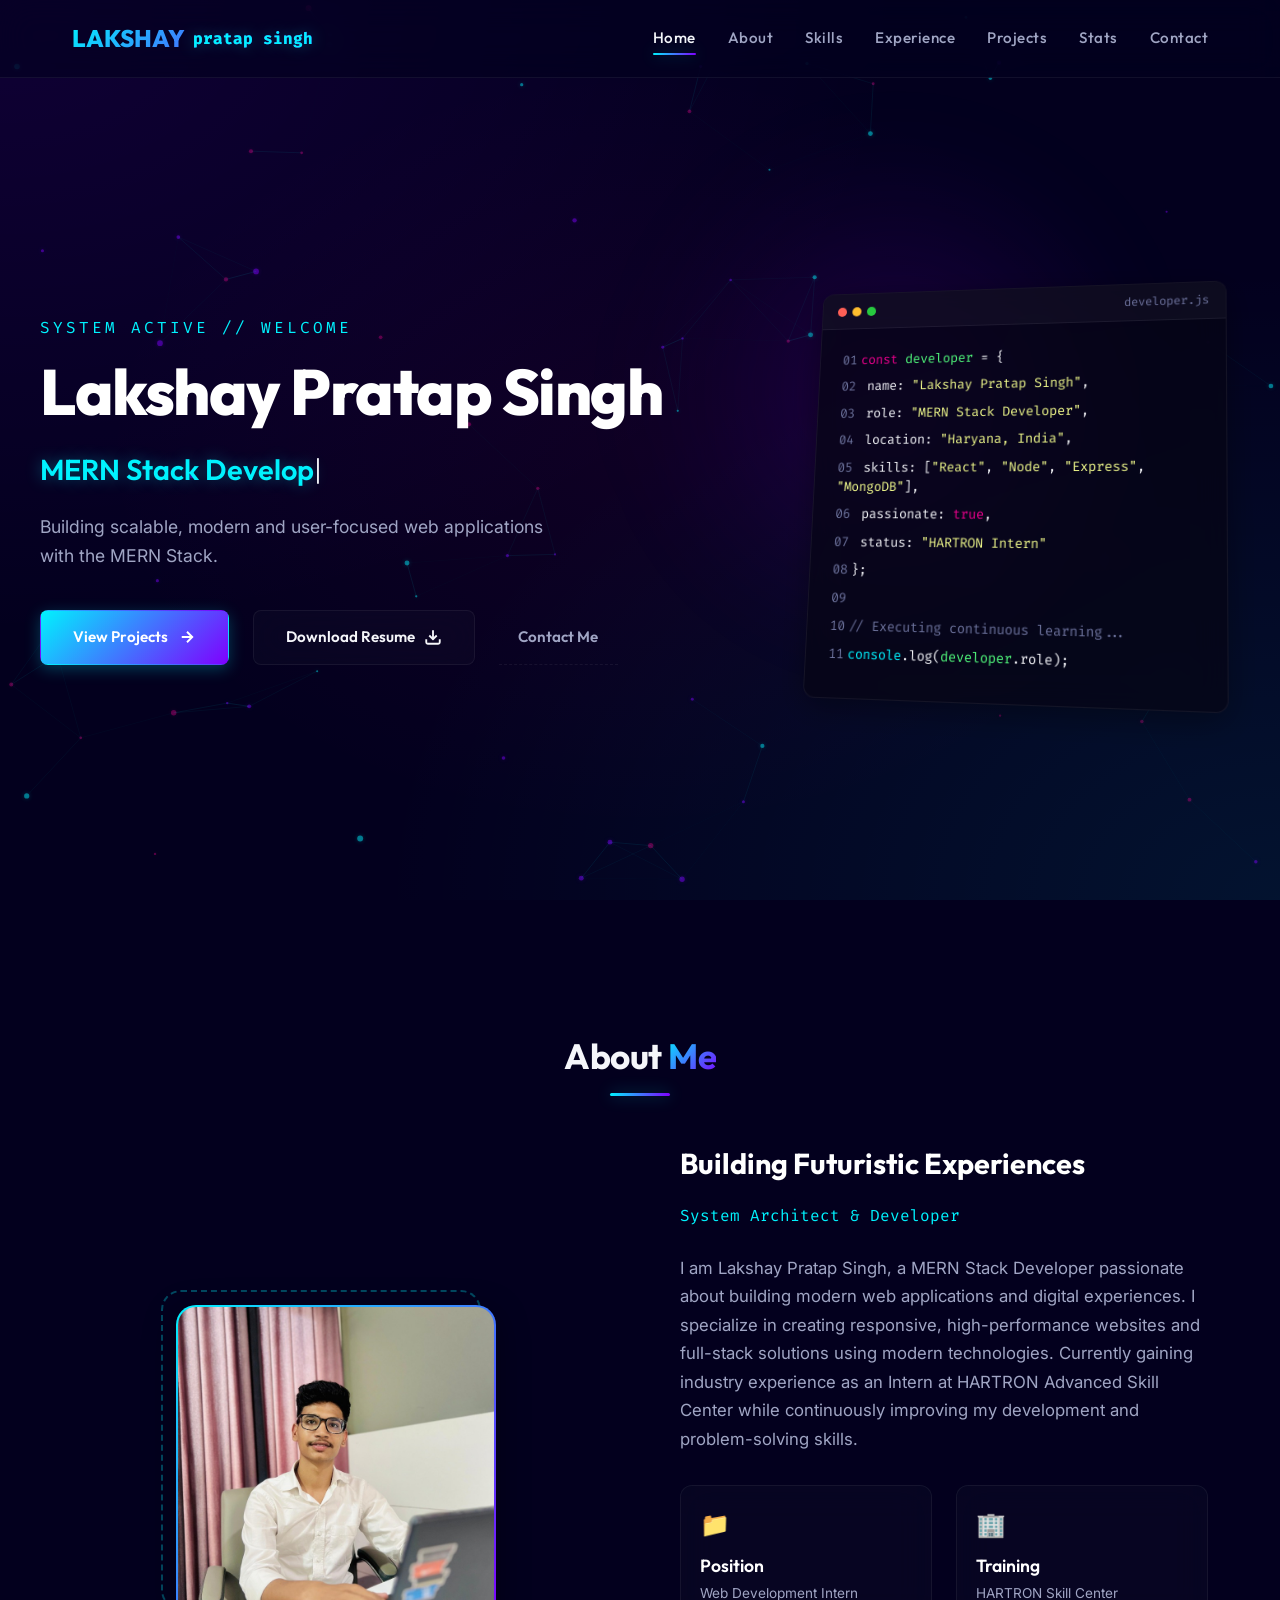
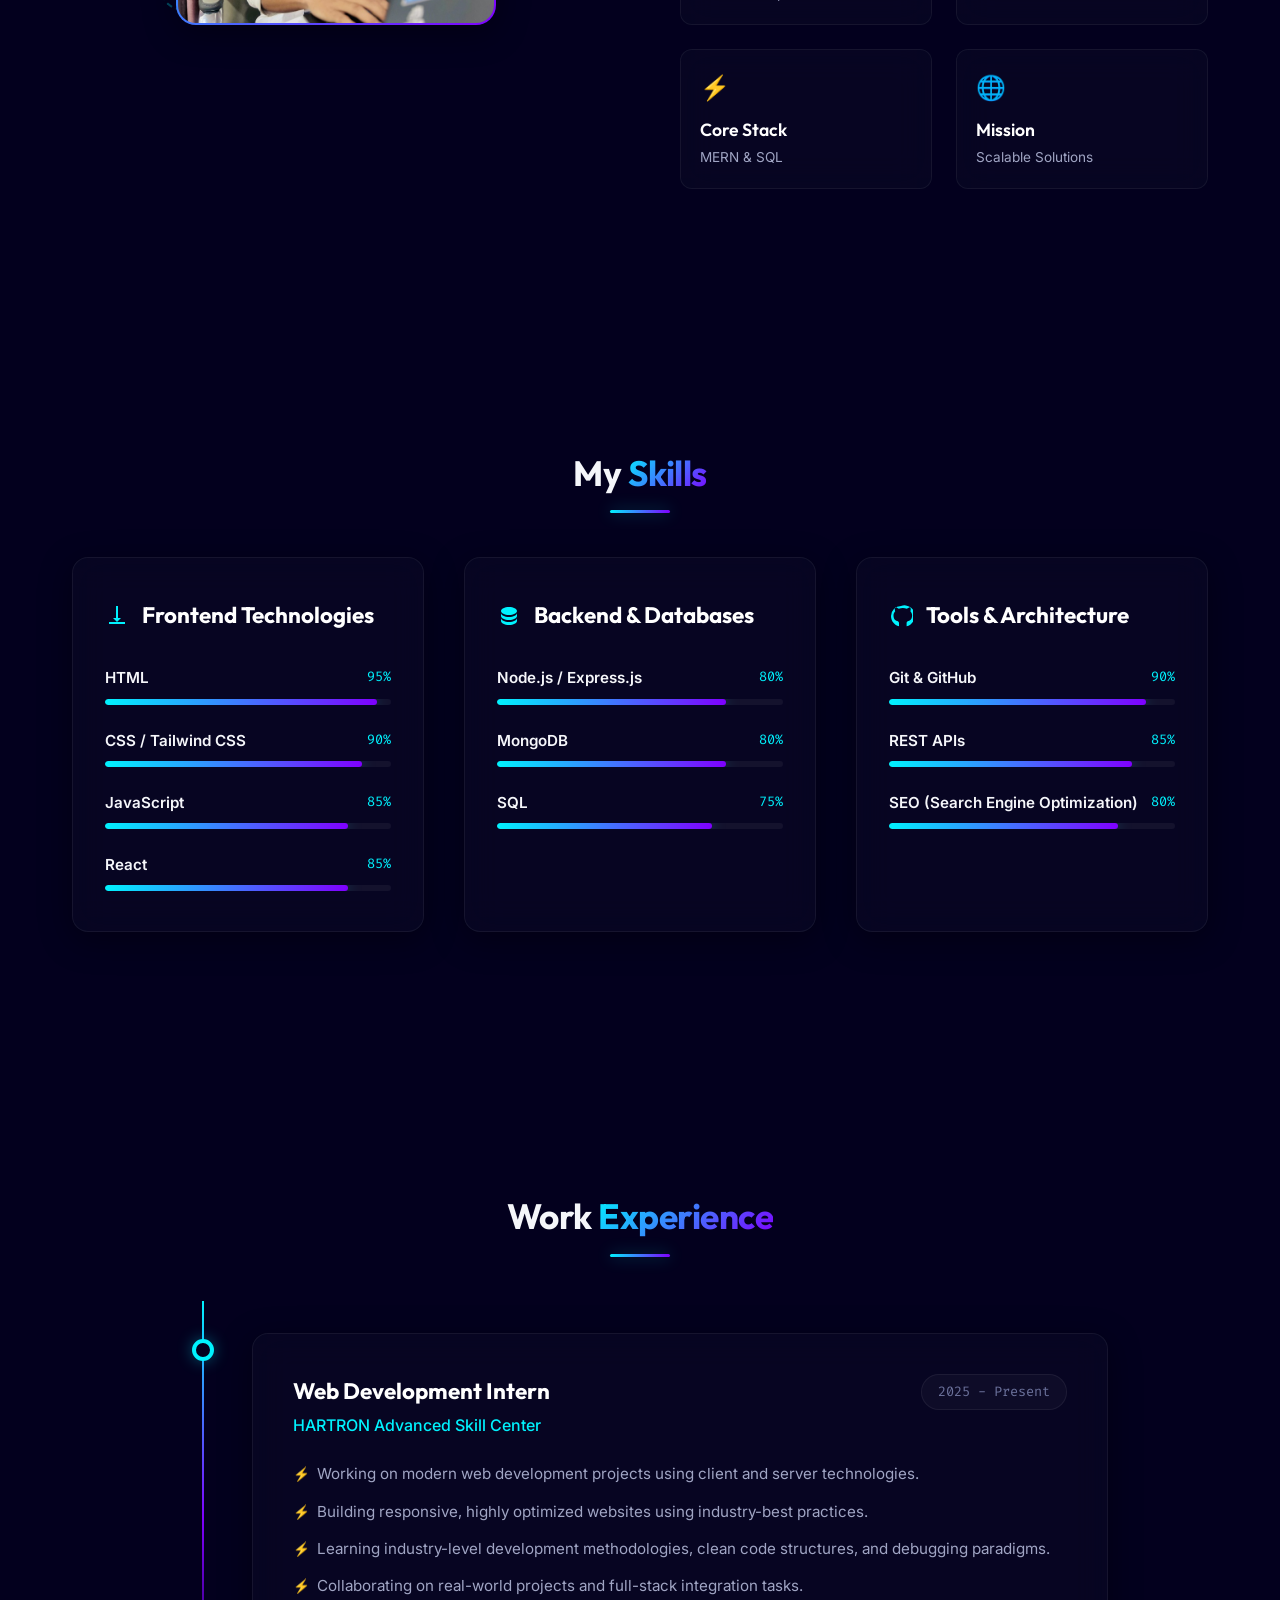
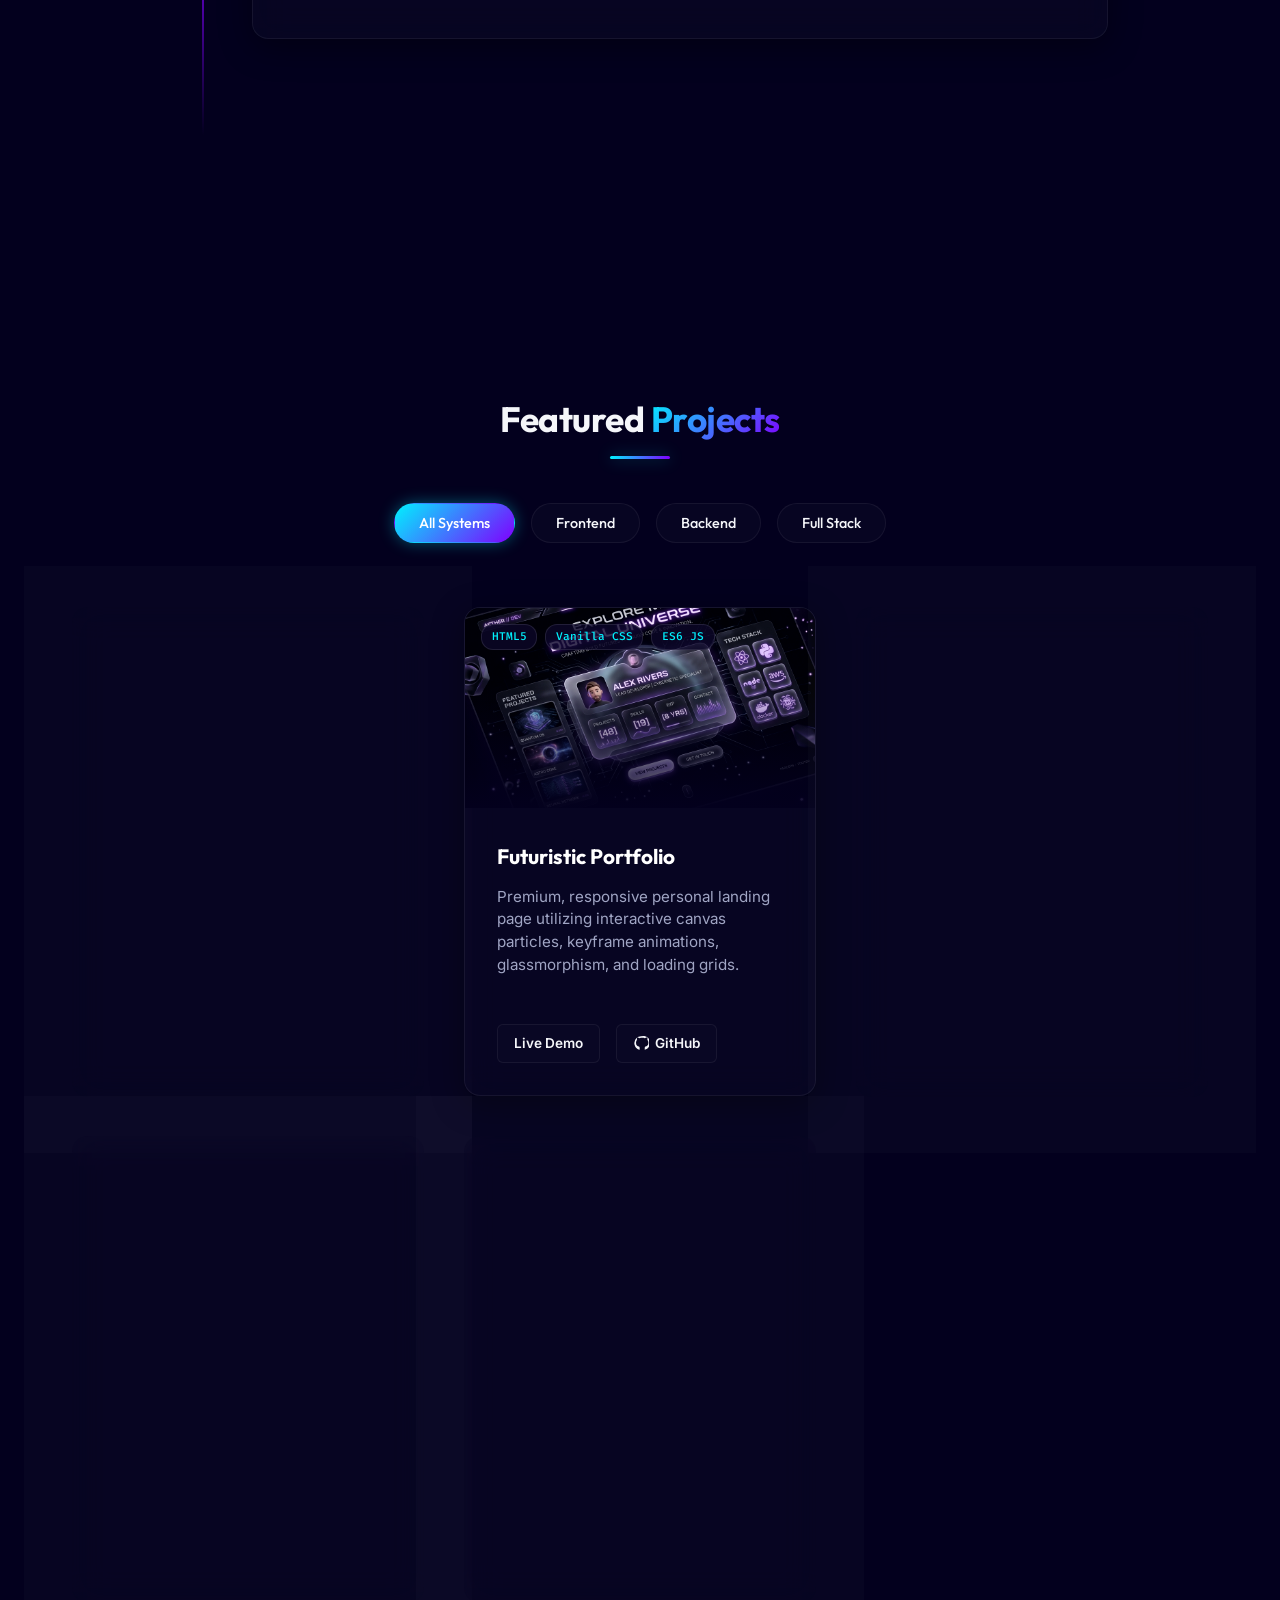
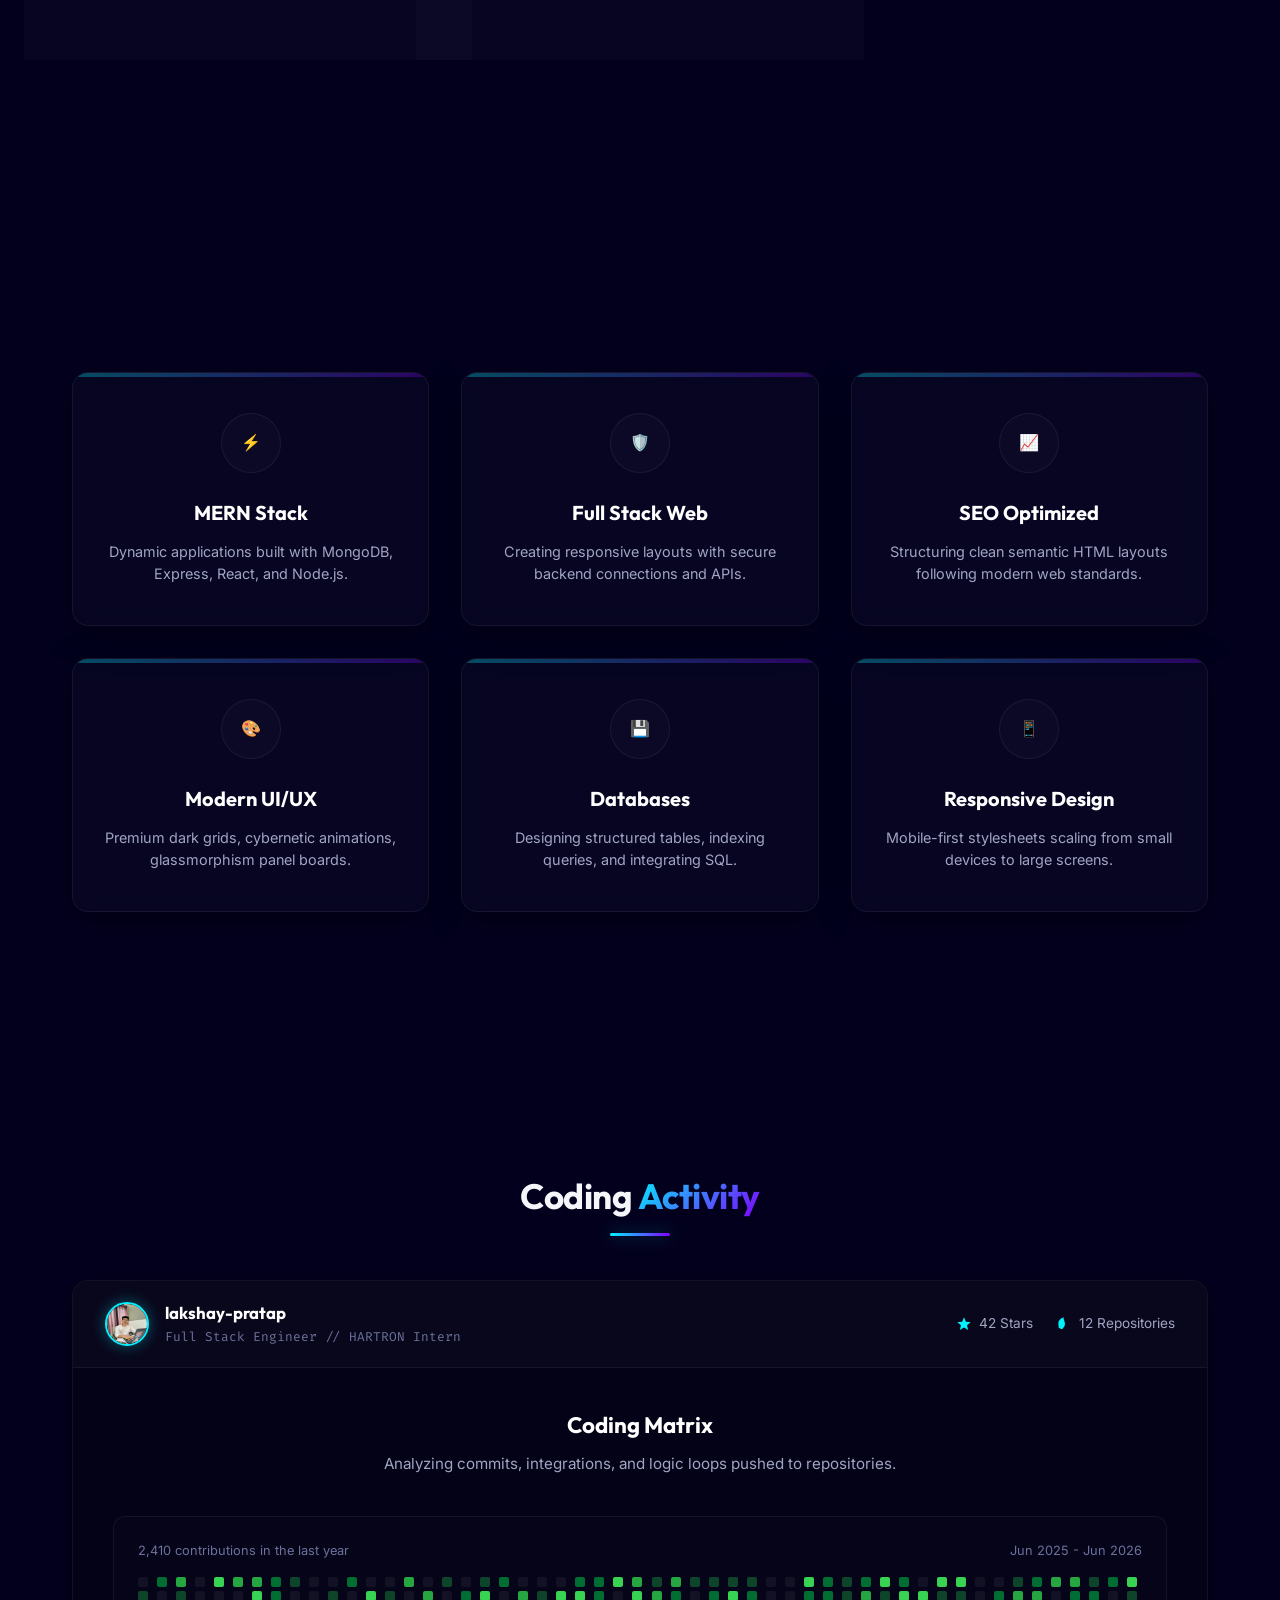
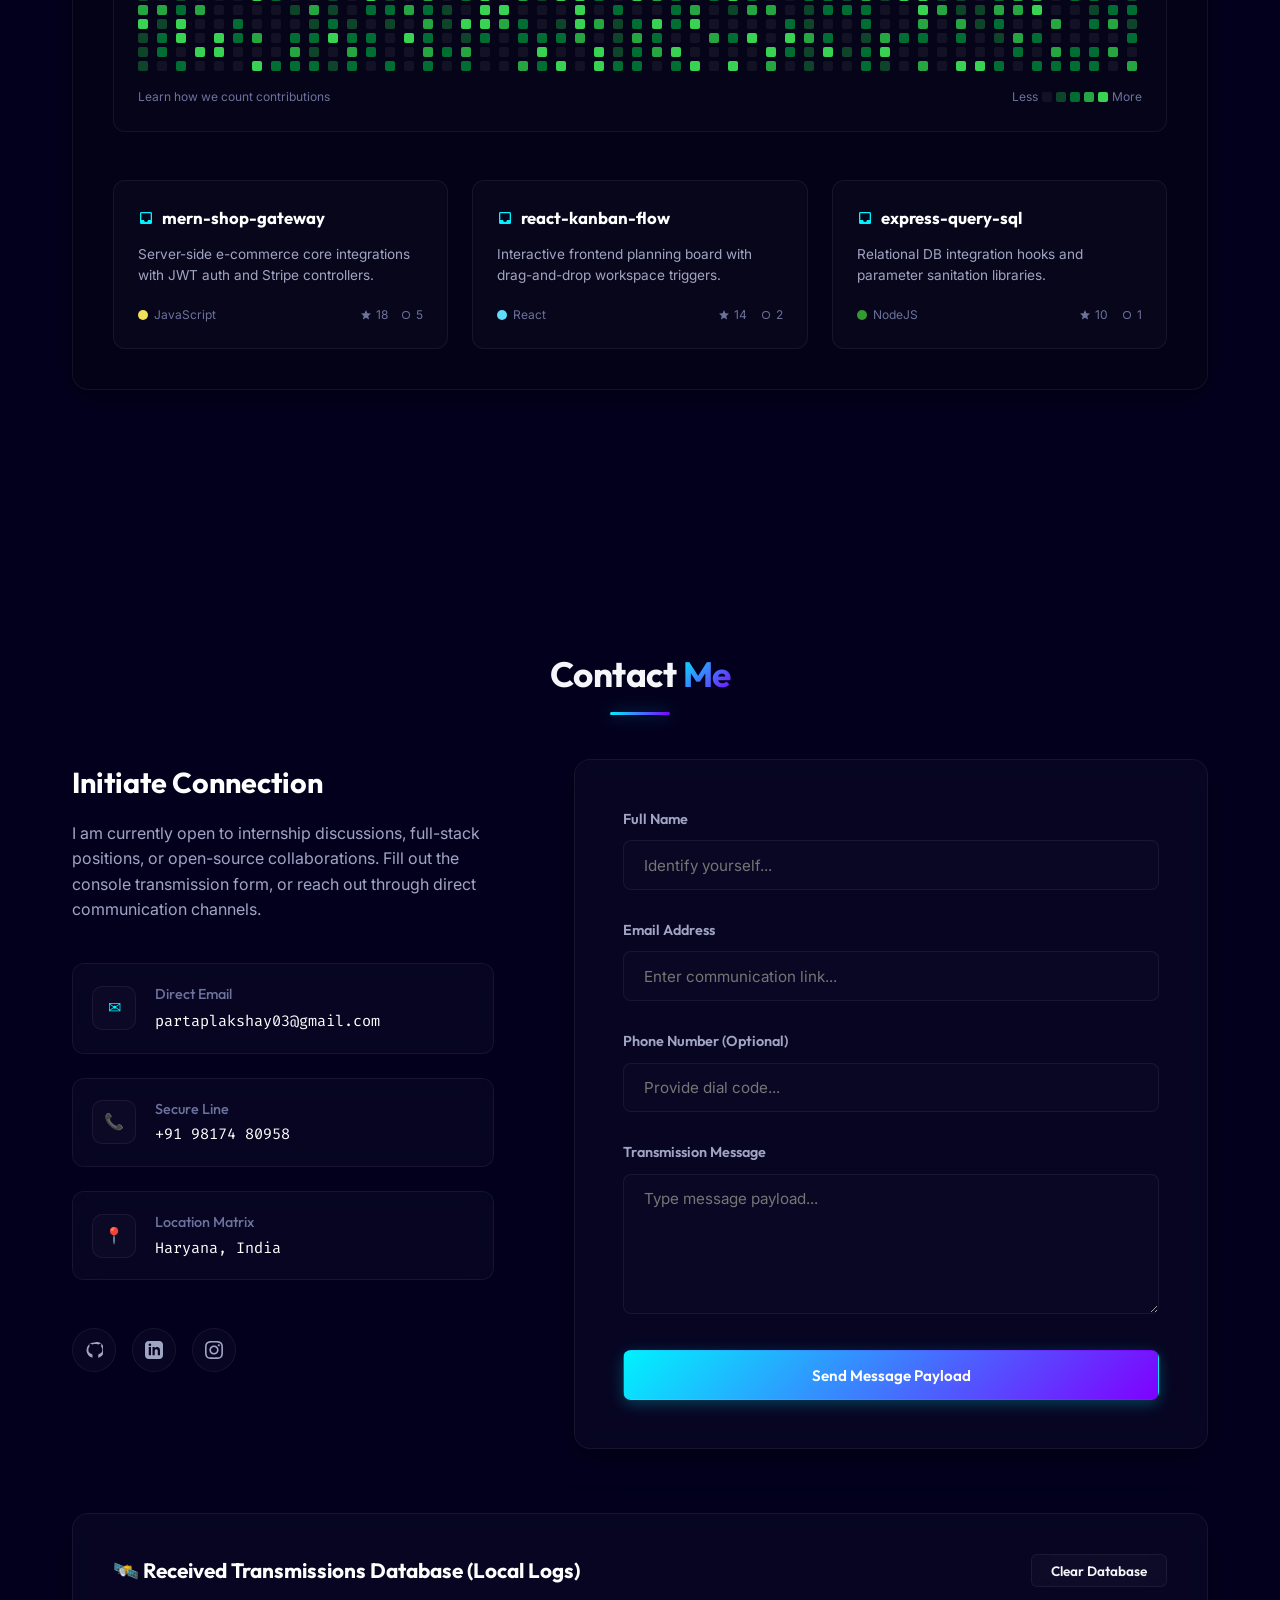
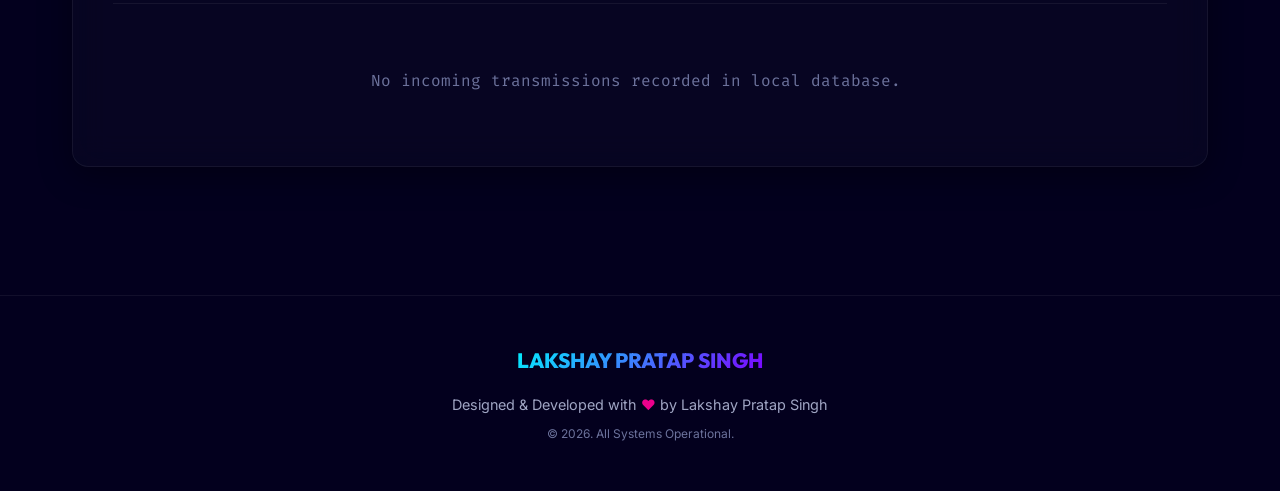
<file: index.html>
<!DOCTYPE html>
<html lang="en">
<head>
  <meta charset="UTF-8">
  <meta name="viewport" content="width=device-width, initial-scale=1.0">
  <meta name="description" content="Lakshay Pratap Singh - MERN Stack & Full Stack Web Developer. Building scalable, modern, and user-focused web applications. Portfolio, skills, and contact details.">
  <meta name="author" content="Lakshay Pratap Singh">
  <meta name="keywords" content="Lakshay Pratap Singh, MERN Stack Developer, Full Stack Developer, React Developer, Web Developer Portfolio, HARTRON Intern, Web Developer India">
  <meta property="og:title" content="Lakshay Pratap Singh | MERN Stack & Full Stack Developer">
  <meta property="og:description" content="Building scalable, modern, and user-focused web applications with the MERN Stack. View projects, experience, and get in touch.">
  <meta property="og:type" content="website">
  <meta property="og:site_name" content="Lakshay Pratap Singh Portfolio">
  
  <title>Lakshay Pratap Singh | MERN Stack & Full Stack Developer</title>
  
  <!-- Custom Stylesheet -->
  <link rel="stylesheet" href="style.css">
</head>
<body style="overflow: hidden;"> <!-- Overflow hidden until loading screen fades -->

  <!-- ==========================================================================
       LOADING SCREEN
       ========================================================================== -->
  <div class="loader-wrapper" id="loader">
    <div class="loader-container">
      <div class="loader-grid">
        <div class="loader-dot"></div>
        <div class="loader-dot"></div>
        <div class="loader-dot"></div>
      </div>
      <div class="loader-text">INITIALIZING SYSTEM<span>_</span></div>
    </div>
  </div>

  <!-- ==========================================================================
       STICKY NAVBAR
       ========================================================================== -->
  <header class="navbar" id="navbar">
    <div class="nav-container">
      <a href="#hero" class="nav-logo" id="nav-logo-link">
        LAKSHAY<span>pratap singh</span>
      </a>
      
      <nav class="nav-menu" id="nav-menu">
        <a href="#hero" class="nav-link active" id="nav-link-hero">Home</a>
        <a href="#about" class="nav-link" id="nav-link-about">About</a>
        <a href="#skills" class="nav-link" id="nav-link-skills">Skills</a>
        <a href="#experience" class="nav-link" id="nav-link-experience">Experience</a>
        <a href="#projects" class="nav-link" id="nav-link-projects">Projects</a>
        <a href="#achievements" class="nav-link" id="nav-link-achievements">Stats</a>
        <a href="#contact" class="nav-link" id="nav-link-contact">Contact</a>
      </nav>
      
      <div class="mobile-toggle" id="mobile-toggle" aria-label="Toggle Navigation Menu">
        <span></span>
        <span></span>
        <span></span>
      </div>
    </div>
  </header>

  <!-- ==========================================================================
       HERO SECTION
       ========================================================================== -->
  <section class="hero" id="hero">
    <canvas id="particle-canvas"></canvas>
    <div class="hero-glow-bg"></div>
    
    <div class="hero-container">
      <div class="hero-content reveal-left">
        <span class="hero-welcome">System Active // Welcome</span>
        <h1 class="hero-title">Lakshay Pratap Singh</h1>
        <div class="hero-subtitle">
          <span class="hero-subtitle-typing"></span><span class="hero-subtitle-cursor">|</span>
        </div>
        <p class="hero-tagline">
          Building scalable, modern and user-focused web applications with the MERN Stack.
        </p>
        <div class="hero-buttons">
          <a href="#projects" class="btn btn-primary" id="hero-btn-projects">
            View Projects
            <svg width="18" height="18" viewBox="0 0 24 24" fill="none" stroke="currentColor" stroke-width="2.5"><line x1="5" y1="12" x2="19" y2="12"></line><polyline points="12 5 19 12 12 19"></polyline></svg>
          </a>
          <a href="resume.html" target="_blank" class="btn btn-secondary" id="hero-btn-resume">
            Download Resume
            <svg width="18" height="18" viewBox="0 0 24 24" fill="none" stroke="currentColor" stroke-width="2.5"><path d="M21 15v4a2 2 0 0 1-2 2H5a2 2 0 0 1-2-2v-4"></path><polyline points="7 10 12 15 17 10"></polyline><line x1="12" y1="15" x2="12" y2="3"></line></svg>
          </a>
          <a href="#contact" class="btn btn-tertiary" id="hero-btn-contact">Contact Me</a>
        </div>
      </div>
      
      <div class="hero-visual reveal-right">
        <div class="coding-terminal">
          <div class="terminal-header">
            <div class="terminal-dots">
              <div class="terminal-dot red"></div>
              <div class="terminal-dot yellow"></div>
              <div class="terminal-dot green"></div>
            </div>
            <div class="terminal-title">developer.js</div>
          </div>
          <div class="terminal-body">
            <div class="terminal-line"><span class="terminal-num">01</span><span class="keyword">const</span> <span class="variable">developer</span> = {</div>
            <div class="terminal-line"><span class="terminal-num">02</span>  name: <span class="string">"Lakshay Pratap Singh"</span>,</div>
            <div class="terminal-line"><span class="terminal-num">03</span>  role: <span class="string">"MERN Stack Developer"</span>,</div>
            <div class="terminal-line"><span class="terminal-num">04</span>  location: <span class="string">"Haryana, India"</span>,</div>
            <div class="terminal-line"><span class="terminal-num">05</span>  skills: [<span class="string">"React"</span>, <span class="string">"Node"</span>, <span class="string">"Express"</span>, <span class="string">"MongoDB"</span>],</div>
            <div class="terminal-line"><span class="terminal-num">06</span>  passionate: <span class="keyword">true</span>,</div>
            <div class="terminal-line"><span class="terminal-num">07</span>  status: <span class="string">"HARTRON Intern"</span></div>
            <div class="terminal-line"><span class="terminal-num">08</span>};</div>
            <div class="terminal-line"><span class="terminal-num">09</span></div>
            <div class="terminal-line"><span class="terminal-num">10</span><span class="comment">// Executing continuous learning...</span></div>
            <div class="terminal-line"><span class="terminal-num">11</span><span class="className">console</span>.log(<span class="variable">developer</span>.role);</div>
          </div>
        </div>
      </div>
    </div>
  </section>

  <!-- ==========================================================================
       ABOUT ME SECTION
       ========================================================================== -->
  <section class="about" id="about">
    <h2 class="section-title reveal">About <span>Me</span></h2>
    
    <div class="about-container">
      <div class="about-visual reveal-left">
        <div class="about-img-box">
          <div class="about-img-inner">
            <img src="images/profile.jpg" alt="Lakshay Pratap Singh Profile Photo" style="width: 100%; height: 100%; object-fit: cover;">
          </div>
        </div>
      </div>
      
      <div class="about-content reveal-right">
        <h3>Building Futuristic Experiences</h3>
        <p class="subtitle">System Architect & Developer</p>
        <p>
          I am Lakshay Pratap Singh, a MERN Stack Developer passionate about building modern web applications and digital experiences. I specialize in creating responsive, high-performance websites and full-stack solutions using modern technologies. Currently gaining industry experience as an Intern at HARTRON Advanced Skill Center while continuously improving my development and problem-solving skills.
        </p>
        
        <div class="about-facts">
          <div class="fact-card">
            <div class="fact-icon">📁</div>
            <div class="fact-title">Position</div>
            <div class="fact-desc">Web Development Intern</div>
          </div>
          <div class="fact-card">
            <div class="fact-icon">🏢</div>
            <div class="fact-title">Training</div>
            <div class="fact-desc">HARTRON Skill Center</div>
          </div>
          <div class="fact-card">
            <div class="fact-icon">⚡</div>
            <div class="fact-title">Core Stack</div>
            <div class="fact-desc">MERN & SQL</div>
          </div>
          <div class="fact-card">
            <div class="fact-icon">🌐</div>
            <div class="fact-title">Mission</div>
            <div class="fact-desc">Scalable Solutions</div>
          </div>
        </div>
      </div>
    </div>
  </section>

  <!-- ==========================================================================
       SKILLS SECTION
       ========================================================================== -->
  <section class="skills" id="skills">
    <h2 class="section-title reveal">My <span>Skills</span></h2>
    
    <div class="skills-container reveal">
      <!-- Frontend Card -->
      <div class="skills-category">
        <h3>
          <svg viewBox="0 0 24 24"><path d="M12,18L8,14H11V2H13V14H16L12,18M20,18V20H4V18H20Z" /></svg>
          Frontend Technologies
        </h3>
        <div class="skill-list">
          <div class="skill-item">
            <div class="skill-info">
              <span class="skill-name">HTML</span>
              <span class="skill-pct">95%</span>
            </div>
            <div class="progress-track">
              <div class="progress-fill" data-percentage="95"></div>
            </div>
          </div>
          <div class="skill-item">
            <div class="skill-info">
              <span class="skill-name">CSS / Tailwind CSS</span>
              <span class="skill-pct">90%</span>
            </div>
            <div class="progress-track">
              <div class="progress-fill" data-percentage="90"></div>
            </div>
          </div>
          <div class="skill-item">
            <div class="skill-info">
              <span class="skill-name">JavaScript</span>
              <span class="skill-pct">85%</span>
            </div>
            <div class="progress-track">
              <div class="progress-fill" data-percentage="85"></div>
            </div>
          </div>
          <div class="skill-item">
            <div class="skill-info">
              <span class="skill-name">React</span>
              <span class="skill-pct">85%</span>
            </div>
            <div class="progress-track">
              <div class="progress-fill" data-percentage="85"></div>
            </div>
          </div>
        </div>
      </div>

      <!-- Backend Card -->
      <div class="skills-category">
        <h3>
          <svg viewBox="0 0 24 24"><path d="M12,3C7.58,3 4,4.79 4,7C4,9.21 7.58,11 12,11C16.42,11 20,9.21 20,7C20,4.79 16.42,3 12,3M4,9V12C4,14.21 7.58,16 12,16C16.42,16 20,14.21 20,12V9C20,11.21 16.42,13 12,13C7.58,13 4,11.21 4,9M4,14V17C4,19.21 7.58,21 12,21C16.42,21 20,19.21 20,17V14C20,16.21 16.42,18 12,18C7.58,18 4,16.21 4,14Z" /></svg>
          Backend & Databases
        </h3>
        <div class="skill-list">
          <div class="skill-item">
            <div class="skill-info">
              <span class="skill-name">Node.js / Express.js</span>
              <span class="skill-pct">80%</span>
            </div>
            <div class="progress-track">
              <div class="progress-fill" data-percentage="80"></div>
            </div>
          </div>
          <div class="skill-item">
            <div class="skill-info">
              <span class="skill-name">MongoDB</span>
              <span class="skill-pct">80%</span>
            </div>
            <div class="progress-track">
              <div class="progress-fill" data-percentage="80"></div>
            </div>
          </div>
          <div class="skill-item">
            <div class="skill-info">
              <span class="skill-name">SQL</span>
              <span class="skill-pct">75%</span>
            </div>
            <div class="progress-track">
              <div class="progress-fill" data-percentage="75"></div>
            </div>
          </div>
        </div>
      </div>

      <!-- Tools Card -->
      <div class="skills-category">
        <h3>
          <svg viewBox="0 0 24 24"><path d="M12,2A10,10 0 0,0 2,12C2,17 5.4,21.2 10,22.2V19C10,18.2 9.5,17.7 9,17.2C6.7,16.7 4.5,15.5 4.5,11.5C4.5,9.8 5.1,8.3 6.2,7.2C6,6.8 5.4,5.2 6.4,3.2C6.4,3.2 7.8,3.2 9.8,4.7C11.1,4.3 12.5,4.1 13.8,4.1C15.1,4.1 16.5,4.3 17.8,4.7C19.8,3.2 21.2,3.2 21.2,3.2C22.2,5.2 21.6,6.8 21.4,7.2C22.5,8.3 23.1,9.8 23.1,11.5C23.1,15.5 20.9,16.7 18.6,17.2C18.1,17.7 17.6,18.2 17.6,19V22.2C22.2,21.2 25.6,17 25.6,12A10,10 0 0,0 12,2Z" /></svg>
          Tools & Architecture
        </h3>
        <div class="skill-list">
          <div class="skill-item">
            <div class="skill-info">
              <span class="skill-name">Git & GitHub</span>
              <span class="skill-pct">90%</span>
            </div>
            <div class="progress-track">
              <div class="progress-fill" data-percentage="90"></div>
            </div>
          </div>
          <div class="skill-item">
            <div class="skill-info">
              <span class="skill-name">REST APIs</span>
              <span class="skill-pct">85%</span>
            </div>
            <div class="progress-track">
              <div class="progress-fill" data-percentage="85"></div>
            </div>
          </div>
          <div class="skill-item">
            <div class="skill-info">
              <span class="skill-name">SEO (Search Engine Optimization)</span>
              <span class="skill-pct">80%</span>
            </div>
            <div class="progress-track">
              <div class="progress-fill" data-percentage="80"></div>
            </div>
          </div>
        </div>
      </div>
    </div>
  </section>

  <!-- ==========================================================================
       EXPERIENCE SECTION
       ========================================================================== -->
  <section class="experience" id="experience">
    <h2 class="section-title reveal">Work <span>Experience</span></h2>
    
    <div class="timeline">
      <!-- HARTRON Internship -->
      <div class="timeline-item reveal-left">
        <div class="timeline-dot"></div>
        <div class="timeline-card">
          <div class="timeline-header">
            <div class="timeline-title">
              <h3>Web Development Intern</h3>
              <div class="company">HARTRON Advanced Skill Center</div>
            </div>
            <div class="timeline-date">2025 - Present</div>
          </div>
          <ul class="timeline-bullets">
            <li>Working on modern web development projects using client and server technologies.</li>
            <li>Building responsive, highly optimized websites using industry-best practices.</li>
            <li>Learning industry-level development methodologies, clean code structures, and debugging paradigms.</li>
            <li>Collaborating on real-world projects and full-stack integration tasks.</li>
          </ul>
        </div>
      </div>
    </div>
  </section>

  <!-- ==========================================================================
       PROJECTS SECTION
       ========================================================================== -->
  <section class="projects" id="projects">
    <h2 class="section-title reveal">Featured <span>Projects</span></h2>
    
    <div class="project-filters reveal">
      <button class="filter-btn active" data-filter="all">All Systems</button>
      <button class="filter-btn" data-filter="frontend">Frontend</button>
      <button class="filter-btn" data-filter="backend">Backend</button>
      <button class="filter-btn" data-filter="fullstack">Full Stack</button>
    </div>
    
    <div class="projects-grid reveal">
      <!-- Project 1 -->
      <div class="project-card" data-category="fullstack">
        <div class="project-img-container">
          <img src="images/mern_e_commerce.png" class="project-img" alt="MERN E-Commerce Platform Screenshot">
          <div class="project-img-overlay"></div>
          <div class="project-tech-badges">
            <span class="tech-badge">MongoDB</span>
            <span class="tech-badge">Express</span>
            <span class="tech-badge">React</span>
            <span class="tech-badge">Node</span>
          </div>
        </div>
        <div class="project-details">
          <h3>MERN E-Commerce Platform</h3>
          <p>A comprehensive, fully featured online shopping system featuring user authentication, payment processing, product catalogs, and administrative controls.</p>
          <div class="project-links">
            <a href="#" class="project-link" onclick="alert('Demo server deploying soon!'); return false;">
              Live Demo
            </a>
            <a href="https://github.com" target="_blank" class="project-link github-link">
              <svg viewBox="0 0 24 24"><path d="M12,2A10,10 0 0,0 2,12C2,17 5.4,21.2 10,22.2V19C10,18.2 9.5,17.7 9,17.2C6.7,16.7 4.5,15.5 4.5,11.5C4.5,9.8 5.1,8.3 6.2,7.2C6,6.8 5.4,5.2 6.4,3.2C6.4,3.2 7.8,3.2 9.8,4.7C11.1,4.3 12.5,4.1 13.8,4.1C15.1,4.1 16.5,4.3 17.8,4.7C19.8,3.2 21.2,3.2 21.2,3.2C22.2,5.2 21.6,6.8 21.4,7.2C22.5,8.3 23.1,9.8 23.1,11.5C23.1,15.5 20.9,16.7 18.6,17.2C18.1,17.7 17.6,18.2 17.6,19V22.2C22.2,21.2 25.6,17 25.6,12A10,10 0 0,0 12,2Z" /></svg>
              GitHub
            </a>
          </div>
        </div>
      </div>
      
      <!-- Project 2 -->
      <div class="project-card" data-category="frontend">
        <div class="project-img-container">
          <img src="images/portfolio_website.png" class="project-img" alt="Portfolio Website Screenshot">
          <div class="project-img-overlay"></div>
          <div class="project-tech-badges">
            <span class="tech-badge">HTML5</span>
            <span class="tech-badge">Vanilla CSS</span>
            <span class="tech-badge">ES6 JS</span>
          </div>
        </div>
        <div class="project-details">
          <h3>Futuristic Portfolio</h3>
          <p>Premium, responsive personal landing page utilizing interactive canvas particles, keyframe animations, glassmorphism, and loading grids.</p>
          <div class="project-links">
            <a href="#hero" class="project-link">
              Live Demo
            </a>
            <a href="https://github.com" target="_blank" class="project-link github-link">
              <svg viewBox="0 0 24 24"><path d="M12,2A10,10 0 0,0 2,12C2,17 5.4,21.2 10,22.2V19C10,18.2 9.5,17.7 9,17.2C6.7,16.7 4.5,15.5 4.5,11.5C4.5,9.8 5.1,8.3 6.2,7.2C6,6.8 5.4,5.2 6.4,3.2C6.4,3.2 7.8,3.2 9.8,4.7C11.1,4.3 12.5,4.1 13.8,4.1C15.1,4.1 16.5,4.3 17.8,4.7C19.8,3.2 21.2,3.2 21.2,3.2C22.2,5.2 21.6,6.8 21.4,7.2C22.5,8.3 23.1,9.8 23.1,11.5C23.1,15.5 20.9,16.7 18.6,17.2C18.1,17.7 17.6,18.2 17.6,19V22.2C22.2,21.2 25.6,17 25.6,12A10,10 0 0,0 12,2Z" /></svg>
              GitHub
            </a>
          </div>
        </div>
      </div>
      
      <!-- Project 3 -->
      <div class="project-card" data-category="fullstack">
        <div class="project-img-container">
          <img src="images/task_management.png" class="project-img" alt="Task Management System Screenshot">
          <div class="project-img-overlay"></div>
          <div class="project-tech-badges">
            <span class="tech-badge">MongoDB</span>
            <span class="tech-badge">Express</span>
            <span class="tech-badge">React</span>
            <span class="tech-badge">Node</span>
          </div>
        </div>
        <div class="project-details">
          <h3>Task Management System</h3>
          <p>Kanban-style collaborative board mapping, tasks management, progress metrics, notifications, and real-time updates for software engineering teams.</p>
          <div class="project-links">
            <a href="#" class="project-link" onclick="alert('Task dashboard demo deploying soon!'); return false;">
              Live Demo
            </a>
            <a href="https://github.com" target="_blank" class="project-link github-link">
              <svg viewBox="0 0 24 24"><path d="M12,2A10,10 0 0,0 2,12C2,17 5.4,21.2 10,22.2V19C10,18.2 9.5,17.7 9,17.2C6.7,16.7 4.5,15.5 4.5,11.5C4.5,9.8 5.1,8.3 6.2,7.2C6,6.8 5.4,5.2 6.4,3.2C6.4,3.2 7.8,3.2 9.8,4.7C11.1,4.3 12.5,4.1 13.8,4.1C15.1,4.1 16.5,4.3 17.8,4.7C19.8,3.2 21.2,3.2 21.2,3.2C22.2,5.2 21.6,6.8 21.4,7.2C22.5,8.3 23.1,9.8 23.1,11.5C23.1,15.5 20.9,16.7 18.6,17.2C18.1,17.7 17.6,18.2 17.6,19V22.2C22.2,21.2 25.6,17 25.6,12A10,10 0 0,0 12,2Z" /></svg>
              GitHub
            </a>
          </div>
        </div>
      </div>
      
      <!-- Project 4 -->
      <div class="project-card" data-category="frontend">
        <div class="project-img-container">
          <img src="images/seo_business_website.png" class="project-img" alt="SEO Optimized Business Website Screenshot">
          <div class="project-img-overlay"></div>
          <div class="project-tech-badges">
            <span class="tech-badge">HTML5</span>
            <span class="tech-badge">Tailwind CSS</span>
            <span class="tech-badge">SEO Opt</span>
          </div>
        </div>
        <div class="project-details">
          <h3>SEO Optimized Business Site</h3>
          <p>Clean corporate site scoring high marks in Google Lighthouse metrics, optimized with semantic HTML and accessibility enhancements.</p>
          <div class="project-links">
            <a href="#" class="project-link" onclick="alert('Business site demo loading...'); return false;">
              Live Demo
            </a>
            <a href="https://github.com" target="_blank" class="project-link github-link">
              <svg viewBox="0 0 24 24"><path d="M12,2A10,10 0 0,0 2,12C2,17 5.4,21.2 10,22.2V19C10,18.2 9.5,17.7 9,17.2C6.7,16.7 4.5,15.5 4.5,11.5C4.5,9.8 5.1,8.3 6.2,7.2C6,6.8 5.4,5.2 6.4,3.2C6.4,3.2 7.8,3.2 9.8,4.7C11.1,4.3 12.5,4.1 13.8,4.1C15.1,4.1 16.5,4.3 17.8,4.7C19.8,3.2 21.2,3.2 21.2,3.2C22.2,5.2 21.6,6.8 21.4,7.2C22.5,8.3 23.1,9.8 23.1,11.5C23.1,15.5 20.9,16.7 18.6,17.2C18.1,17.7 17.6,18.2 17.6,19V22.2C22.2,21.2 25.6,17 25.6,12A10,10 0 0,0 12,2Z" /></svg>
              GitHub
            </a>
          </div>
        </div>
      </div>
      
      <!-- Project 5 -->
      <div class="project-card" data-category="fullstack">
        <div class="project-img-container">
          <img src="images/full_stack_dashboard.png" class="project-img" alt="Full Stack Dashboard Screenshot">
          <div class="project-img-overlay"></div>
          <div class="project-tech-badges">
            <span class="tech-badge">React</span>
            <span class="tech-badge">Node.js</span>
            <span class="tech-badge">MongoDB</span>
            <span class="tech-badge">Chart.js</span>
          </div>
        </div>
        <div class="project-details">
          <h3>Full Stack Admin Dashboard</h3>
          <p>Real-time telemetry and management portal. Graphs user signups, logs, server CPU limits, database metrics, and API requests.</p>
          <div class="project-links">
            <a href="#" class="project-link" onclick="alert('Admin analytics loading...'); return false;">
              Live Demo
            </a>
            <a href="https://github.com" target="_blank" class="project-link github-link">
              <svg viewBox="0 0 24 24"><path d="M12,2A10,10 0 0,0 2,12C2,17 5.4,21.2 10,22.2V19C10,18.2 9.5,17.7 9,17.2C6.7,16.7 4.5,15.5 4.5,11.5C4.5,9.8 5.1,8.3 6.2,7.2C6,6.8 5.4,5.2 6.4,3.2C6.4,3.2 7.8,3.2 9.8,4.7C11.1,4.3 12.5,4.1 13.8,4.1C15.1,4.1 16.5,4.3 17.8,4.7C19.8,3.2 21.2,3.2 21.2,3.2C22.2,5.2 21.6,6.8 21.4,7.2C22.5,8.3 23.1,9.8 23.1,11.5C23.1,15.5 20.9,16.7 18.6,17.2C18.1,17.7 17.6,18.2 17.6,19V22.2C22.2,21.2 25.6,17 25.6,12A10,10 0 0,0 12,2Z" /></svg>
              GitHub
            </a>
          </div>
        </div>
      </div>
    </div>
  </section>

  <!-- ==========================================================================
       ACHIEVEMENTS SECTION
       ========================================================================== -->
  <section class="achievements" id="achievements">
    <h2 class="section-title reveal">Achievements & <span>Telemetry</span></h2>
    
    <div class="achievements-grid reveal">
      <div class="achievement-card">
        <div class="achievement-icon">⚡</div>
        <h3>MERN Stack</h3>
        <p>Dynamic applications built with MongoDB, Express, React, and Node.js.</p>
      </div>
      
      <div class="achievement-card">
        <div class="achievement-icon">🛡️</div>
        <h3>Full Stack Web</h3>
        <p>Creating responsive layouts with secure backend connections and APIs.</p>
      </div>
      
      <div class="achievement-card">
        <div class="achievement-icon">📈</div>
        <h3>SEO Optimized</h3>
        <p>Structuring clean semantic HTML layouts following modern web standards.</p>
      </div>
      
      <div class="achievement-card">
        <div class="achievement-icon">🎨</div>
        <h3>Modern UI/UX</h3>
        <p>Premium dark grids, cybernetic animations, glassmorphism panel boards.</p>
      </div>

      <div class="achievement-card">
        <div class="achievement-icon">💾</div>
        <h3>Databases</h3>
        <p>Designing structured tables, indexing queries, and integrating SQL.</p>
      </div>

      <div class="achievement-card">
        <div class="achievement-icon">📱</div>
        <h3>Responsive Design</h3>
        <p>Mobile-first stylesheets scaling from small devices to large screens.</p>
      </div>
    </div>
  </section>

  <!-- ==========================================================================
       GITHUB SECTION
       ========================================================================== -->
  <section class="github-section" id="github">
    <h2 class="section-title reveal">Coding <span>Activity</span></h2>
    
    <div class="github-mockup reveal">
      <div class="github-header">
        <div class="github-profile">
          <img src="images/profile.jpg" class="github-avatar" alt="Lakshay Pratap Singh GitHub Avatar">
          <div class="github-user-info">
            <h4>lakshay-pratap</h4>
            <p>Full Stack Engineer // HARTRON Intern</p>
          </div>
        </div>
        <div class="github-stats-row">
          <div class="github-stat">
            <svg viewBox="0 0 24 24"><path d="M12,17.27L18.18,21L16.54,13.97L22,9.24L14.81,8.62L12,2L9.19,8.62L2,9.24L7.45,13.97L5.82,21L12,17.27Z" /></svg>
            <span>42 Stars</span>
          </div>
          <div class="github-stat">
            <svg viewBox="0 0 24 24"><path d="M12,2C6.47,2 2,6.5 2,12C2,15.58 4.47,18.57 7.85,19.64C7.88,19.64 7.9,19.64 7.92,19.64C8.39,19.64 8.78,19.25 8.78,18.78V17.08C8.78,16.5 8.58,16.1 8.35,15.9C10,15.7 11.73,15.1 11.73,12.2C11.73,11.4 11.45,10.7 11,10.2C11.1,10 11.4,9.1 10.9,8C10.9,8 10.3,7.8 8.8,8.8C8.2,8.6 7.6,8.5 7,8.5C6.4,8.5 5.8,8.6 5.2,8.8C3.7,7.8 3.1,8 3.1,8C2.6,9.1 2.9,10 3,10.2C2.5,10.7 2.2,11.4 2.2,12.2C2.2,15.1 3.9,15.7 5.6,15.9C5.4,16.1 5.2,16.4 5.1,16.8C4.6,17 3.5,17.3 2.9,16.2C2.9,16.2 2.5,15.4 1.7,15.4C1.7,15.4 0.9,15.4 1.7,15.9C1.7,15.9 2.2,16.1 2.6,17.1C2.6,17.1 3.1,18.6 5.1,18.2V18.78C5.1,19.25 5.5,19.64 5.96,19.64C5.98,19.64 6,19.64 6.03,19.64C9.42,18.57 11.9,15.58 11.9,12C11.9,6.5 7.42,2 12,2Z" /></svg>
            <span>12 Repositories</span>
          </div>
        </div>
      </div>
      
      <div class="github-body">
        <div class="github-intro">
          <h3>Coding Matrix</h3>
          <p>Analyzing commits, integrations, and logic loops pushed to repositories.</p>
        </div>
        
        <!-- Contribution Graph Mockup -->
        <div class="contribution-graph-box">
          <div class="graph-header">
            <span>2,410 contributions in the last year</span>
            <span>Jun 2025 - Jun 2026</span>
          </div>
          <div class="contribution-grid" id="contribution-grid">
            <!-- Programmatically populated by JavaScript or built in HTML -->
            <!-- We build a static beautiful sample map of colored blocks -->
            <script>
              // Script is inline just to populate the grid cells dynamically with randomized commits colors
              document.addEventListener('DOMContentLoaded', () => {
                const grid = document.getElementById('contribution-grid');
                if(!grid) return;
                let html = '';
                for (let i = 0; i < 53; i++) {
                  html += '<div class="grid-col">';
                  for (let j = 0; j < 7; j++) {
                    // Random level weights (0 to 4)
                    let lvl = 0;
                    const r = Math.random();
                    if(r > 0.85) lvl = 4;
                    else if(r > 0.7) lvl = 3;
                    else if(r > 0.5) lvl = 2;
                    else if(r > 0.35) lvl = 1;
                    html += `<div class="grid-cell lvl-${lvl}" title="Activity Level: ${lvl}"></div>`;
                  }
                  html += '</div>';
                }
                grid.innerHTML = html;
              });
            </script>
          </div>
          <div class="graph-footer">
            <span>Learn how we count contributions</span>
            <div class="graph-legend">
              <span>Less</span>
              <div class="grid-cell lvl-0"></div>
              <div class="grid-cell lvl-1"></div>
              <div class="grid-cell lvl-2"></div>
              <div class="grid-cell lvl-3"></div>
              <div class="grid-cell lvl-4"></div>
              <span>More</span>
            </div>
          </div>
        </div>
        
        <div class="repo-grid">
          <!-- Repo 1 -->
          <div class="repo-card">
            <div class="repo-title-row">
              <span class="repo-name">
                <svg viewBox="0 0 24 24"><path d="M19,15H15A3,3 0 0,1 12,18A3,3 0 0,1 9,15H5V5H19M19,3H5C3.89,3 3,3.89 3,5V19A2,2 0 0,0 5,21H19A2,2 0 0,0 21,19V5C21,3.89 20.1,3 19,3Z" /></svg>
                mern-shop-gateway
              </span>
            </div>
            <p class="repo-desc">Server-side e-commerce core integrations with JWT auth and Stripe controllers.</p>
            <div class="repo-footer">
              <span class="repo-lang"><span class="lang-dot js"></span>JavaScript</span>
              <div class="repo-stats">
                <span class="repo-stat-item"><svg viewBox="0 0 24 24"><path d="M12,17.27L18.18,21L16.54,13.97L22,9.24L14.81,8.62L12,2L9.19,8.62L2,9.24L7.45,13.97L5.82,21L12,17.27Z" /></svg> 18</span>
                <span class="repo-stat-item"><svg viewBox="0 0 24 24"><path d="M12,18A6,6 0 1,1 18,12A6,6 0 0,1 12,18M20,12A8,8 0 1,0 12,20A8,8 0 0,0 20,12Z" /></svg> 5</span>
              </div>
            </div>
          </div>
          
          <!-- Repo 2 -->
          <div class="repo-card">
            <div class="repo-title-row">
              <span class="repo-name">
                <svg viewBox="0 0 24 24"><path d="M19,15H15A3,3 0 0,1 12,18A3,3 0 0,1 9,15H5V5H19M19,3H5C3.89,3 3,3.89 3,5V19A2,2 0 0,0 5,21H19A2,2 0 0,0 21,19V5C21,3.89 20.1,3 19,3Z" /></svg>
                react-kanban-flow
              </span>
            </div>
            <p class="repo-desc">Interactive frontend planning board with drag-and-drop workspace triggers.</p>
            <div class="repo-footer">
              <span class="repo-lang"><span class="lang-dot react"></span>React</span>
              <div class="repo-stats">
                <span class="repo-stat-item"><svg viewBox="0 0 24 24"><path d="M12,17.27L18.18,21L16.54,13.97L22,9.24L14.81,8.62L12,2L9.19,8.62L2,9.24L7.45,13.97L5.82,21L12,17.27Z" /></svg> 14</span>
                <span class="repo-stat-item"><svg viewBox="0 0 24 24"><path d="M12,18A6,6 0 1,1 18,12A6,6 0 0,1 12,18M20,12A8,8 0 1,0 12,20A8,8 0 0,0 20,12Z" /></svg> 2</span>
              </div>
            </div>
          </div>
          
          <!-- Repo 3 -->
          <div class="repo-card">
            <div class="repo-title-row">
              <span class="repo-name">
                <svg viewBox="0 0 24 24"><path d="M19,15H15A3,3 0 0,1 12,18A3,3 0 0,1 9,15H5V5H19M19,3H5C3.89,3 3,3.89 3,5V19A2,2 0 0,0 5,21H19A2,2 0 0,0 21,19V5C21,3.89 20.1,3 19,3Z" /></svg>
                express-query-sql
              </span>
            </div>
            <p class="repo-desc">Relational DB integration hooks and parameter sanitation libraries.</p>
            <div class="repo-footer">
              <span class="repo-lang"><span class="lang-dot node"></span>NodeJS</span>
              <div class="repo-stats">
                <span class="repo-stat-item"><svg viewBox="0 0 24 24"><path d="M12,17.27L18.18,21L16.54,13.97L22,9.24L14.81,8.62L12,2L9.19,8.62L2,9.24L7.45,13.97L5.82,21L12,17.27Z" /></svg> 10</span>
                <span class="repo-stat-item"><svg viewBox="0 0 24 24"><path d="M12,18A6,6 0 1,1 18,12A6,6 0 0,1 12,18M20,12A8,8 0 1,0 12,20A8,8 0 0,0 20,12Z" /></svg> 1</span>
              </div>
            </div>
          </div>
        </div>
      </div>
    </div>
  </section>

  <!-- ==========================================================================
       CONTACT SECTION
       ========================================================================== -->
  <section class="contact" id="contact">
    <h2 class="section-title reveal">Contact <span>Me</span></h2>
    
    <div class="contact-container">
      <div class="contact-info reveal-left">
        <h3>Initiate Connection</h3>
        <p>
          I am currently open to internship discussions, full-stack positions, or open-source collaborations. Fill out the console transmission form, or reach out through direct communication channels.
        </p>
        
        <div class="contact-methods">
          <div class="contact-method-card">
            <div class="method-icon">✉</div>
            <div class="method-details">
              <h4>Direct Email</h4>
              <a href="mailto:partaplakshay03@gmail.com">partaplakshay03@gmail.com</a>
            </div>
          </div>
          
          <div class="contact-method-card">
            <div class="method-icon">📞</div>
            <div class="method-details">
              <h4>Secure Line</h4>
              <p><a href="tel:+919817480958">+91 98174 80958</a></p>
            </div>
          </div>
          
          <div class="contact-method-card">
            <div class="method-icon">📍</div>
            <div class="method-details">
              <h4>Location Matrix</h4>
              <p>Haryana, India</p>
            </div>
          </div>
        </div>
        
        <div class="social-links">
          <a href="https://github.com/lakshay-pratap" target="_blank" class="social-icon github" aria-label="GitHub profile">
            <svg viewBox="0 0 24 24"><path d="M12,2A10,10 0 0,0 2,12C2,17 5.4,21.2 10,22.2V19C10,18.2 9.5,17.7 9,17.2C6.7,16.7 4.5,15.5 4.5,11.5C4.5,9.8 5.1,8.3 6.2,7.2C6,6.8 5.4,5.2 6.4,3.2C6.4,3.2 7.8,3.2 9.8,4.7C11.1,4.3 12.5,4.1 13.8,4.1C15.1,4.1 16.5,4.3 17.8,4.7C19.8,3.2 21.2,3.2 21.2,3.2C22.2,5.2 21.6,6.8 21.4,7.2C22.5,8.3 23.1,9.8 23.1,11.5C23.1,15.5 20.9,16.7 18.6,17.2C18.1,17.7 17.6,18.2 17.6,19V22.2C22.2,21.2 25.6,17 25.6,12A10,10 0 0,0 12,2Z" /></svg>
          </a>
          <a href="https://linkedin.com" target="_blank" class="social-icon linkedin" aria-label="LinkedIn profile">
            <svg viewBox="0 0 24 24"><path d="M19,0h-14c-2.761,0-5,2.239-5,5v14c0,2.761,2.239,5,5,5h14c2.762,0,5-2.239,5-5v-14c0-2.761-2.238-5-5-5zM8,19h-3v-11h3v11zM6.5,6.732c-0.966,0-1.75-0.79-1.75-1.764s0.784-1.764,1.75-1.764 1.75,0.79,1.75,1.764-0.783,1.764-1.75,1.764zM20,19h-3v-5.604c0-3.368-4-3.113-4,0v5.604h-3v-11h3v1.765c1.396-2.586,7-2.777,7,2.476v6.759z" /></svg>
          </a>
          <a href="https://instagram.com" target="_blank" class="social-icon instagram" aria-label="Instagram profile">
            <svg viewBox="0 0 24 24"><path d="M12,2.163c3.204,0,3.584,0.012,4.85,0.07c3.252,0.148,4.771,1.691,4.919,4.919c0.058,1.265,0.069,1.645,0.069,4.849c0,3.205-0.012,3.584-0.069,4.849c-0.149,3.225-1.664,4.771-4.919,4.919c-1.266,0.058-1.644,0.07-4.85,0.07c-3.204,0-3.584-0.012-4.849-0.07c-3.26-0.148-4.771-1.699-4.919-4.92c-0.058-1.265-0.07-1.644-0.07-4.849c0-3.204,0.013-3.583,0.07-4.849c0.149-3.227,1.664-4.771,4.919-4.919c1.266-0.057,1.645-0.069,4.849-0.069zM12,0C8.741,0,8.333,0.014,7.053,0.072C2.695,0.272,0.273,2.69,0.073,7.051C0.014,8.333,0,8.741,0,12c0,3.259,0.014,3.668,0.072,4.948c0.2,4.358,2.618,6.78,6.98,6.98C8.333,23.986,8.741,24,12,24c3.259,0,3.668-0.014,4.948-0.072c4.354-0.2,6.782-2.618,6.979-6.98C23.986,15.668,24,15.259,24,12c0-3.259-0.014-3.668-0.072-4.948c-0.2-4.358-2.617-6.78-6.979-6.98C15.668,0.014,15.259,0,12,0zM12,5.838c-3.403,0-6.162,2.759-6.162,6.162c0,3.403,2.759,6.162,6.162,6.162c3.403,0,6.162-2.759,6.162-6.162C18.162,8.597,15.403,5.838,12,5.838zM12,16c-2.209,0-4-1.79-4-4c0-2.209,1.791-4,4-4c2.209,0,4,1.791,4,4C16,14.21,14.209,16,12,16zM18.406,4.21c-0.794,0-1.438,0.644-1.438,1.438c0,0.793,0.644,1.437,1.438,1.437c0.793,0,1.438-0.644,1.438-1.437C19.844,4.854,19.2,4.21,18.406,4.21z" /></svg>
          </a>
        </div>
      </div>
      
      <div class="contact-form-card reveal-right">
        <form id="contact-form">
          <div class="form-group">
            <label for="form-name" class="form-label">Full Name</label>
            <input type="text" id="form-name" class="form-control" placeholder="Identify yourself..." required>
          </div>
          
          <div class="form-group">
            <label for="form-email" class="form-label">Email Address</label>
            <input type="email" id="form-email" class="form-control" placeholder="Enter communication link..." required>
          </div>

          <div class="form-group">
            <label for="form-phone" class="form-label">Phone Number (Optional)</label>
            <input type="tel" id="form-phone" class="form-control" placeholder="Provide dial code...">
          </div>
          
          <div class="form-group">
            <label for="form-message" class="form-label">Transmission Message</label>
            <textarea id="form-message" class="form-control" placeholder="Type message payload..." required></textarea>
          </div>
          
          <button type="submit" class="btn btn-primary btn-block" style="width: 100%;" id="form-submit-btn">
            Send Message Payload
          </button>
          
          <div class="form-message-status"></div>
        </form>
      </div>
    </div>
    
    <!-- Futuristic Messages Console (Local Database Log) -->
    <div class="transmissions-console reveal" id="transmissions-console" style="margin-top: 4rem;">
      <div class="console-header">
        <h3>🛰️ Received Transmissions Database (Local Logs)</h3>
        <button id="clear-transmissions-btn" class="btn btn-secondary" style="padding: 0.4rem 1.2rem; font-size: 0.85rem; border-radius: 6px;">Clear Database</button>
      </div>
      <div class="console-body" id="transmissions-log">
        <p class="no-transmissions">No incoming transmissions recorded in local database.</p>
      </div>
    </div>
  </section>

  <!-- ==========================================================================
       FOOTER
       ========================================================================== -->
  <footer class="footer">
    <div class="footer-logo">LAKSHAY PRATAP SINGH</div>
    <p>Designed & Developed with <span class="footer-heart">♥</span> by Lakshay Pratap Singh</p>
    <p style="font-size: 0.75rem; color: var(--text-muted); margin-top: 0.5rem;">© 2026. All Systems Operational.</p>
  </footer>

  <!-- ==========================================================================
       SCROLL TO TOP BUTTON
       ========================================================================== -->
  <button class="scroll-top-btn" aria-label="Scroll to Top" id="scroll-top-btn">
    <svg viewBox="0 0 24 24"><path d="M7.41,15.41L12,10.83L16.59,15.41L18,14L12,8L6,14L7.41,15.41Z" /></svg>
  </button>

  <!-- Custom Controller JavaScript -->
  <script src="app.js"></script>
</body>
</html>
</file>
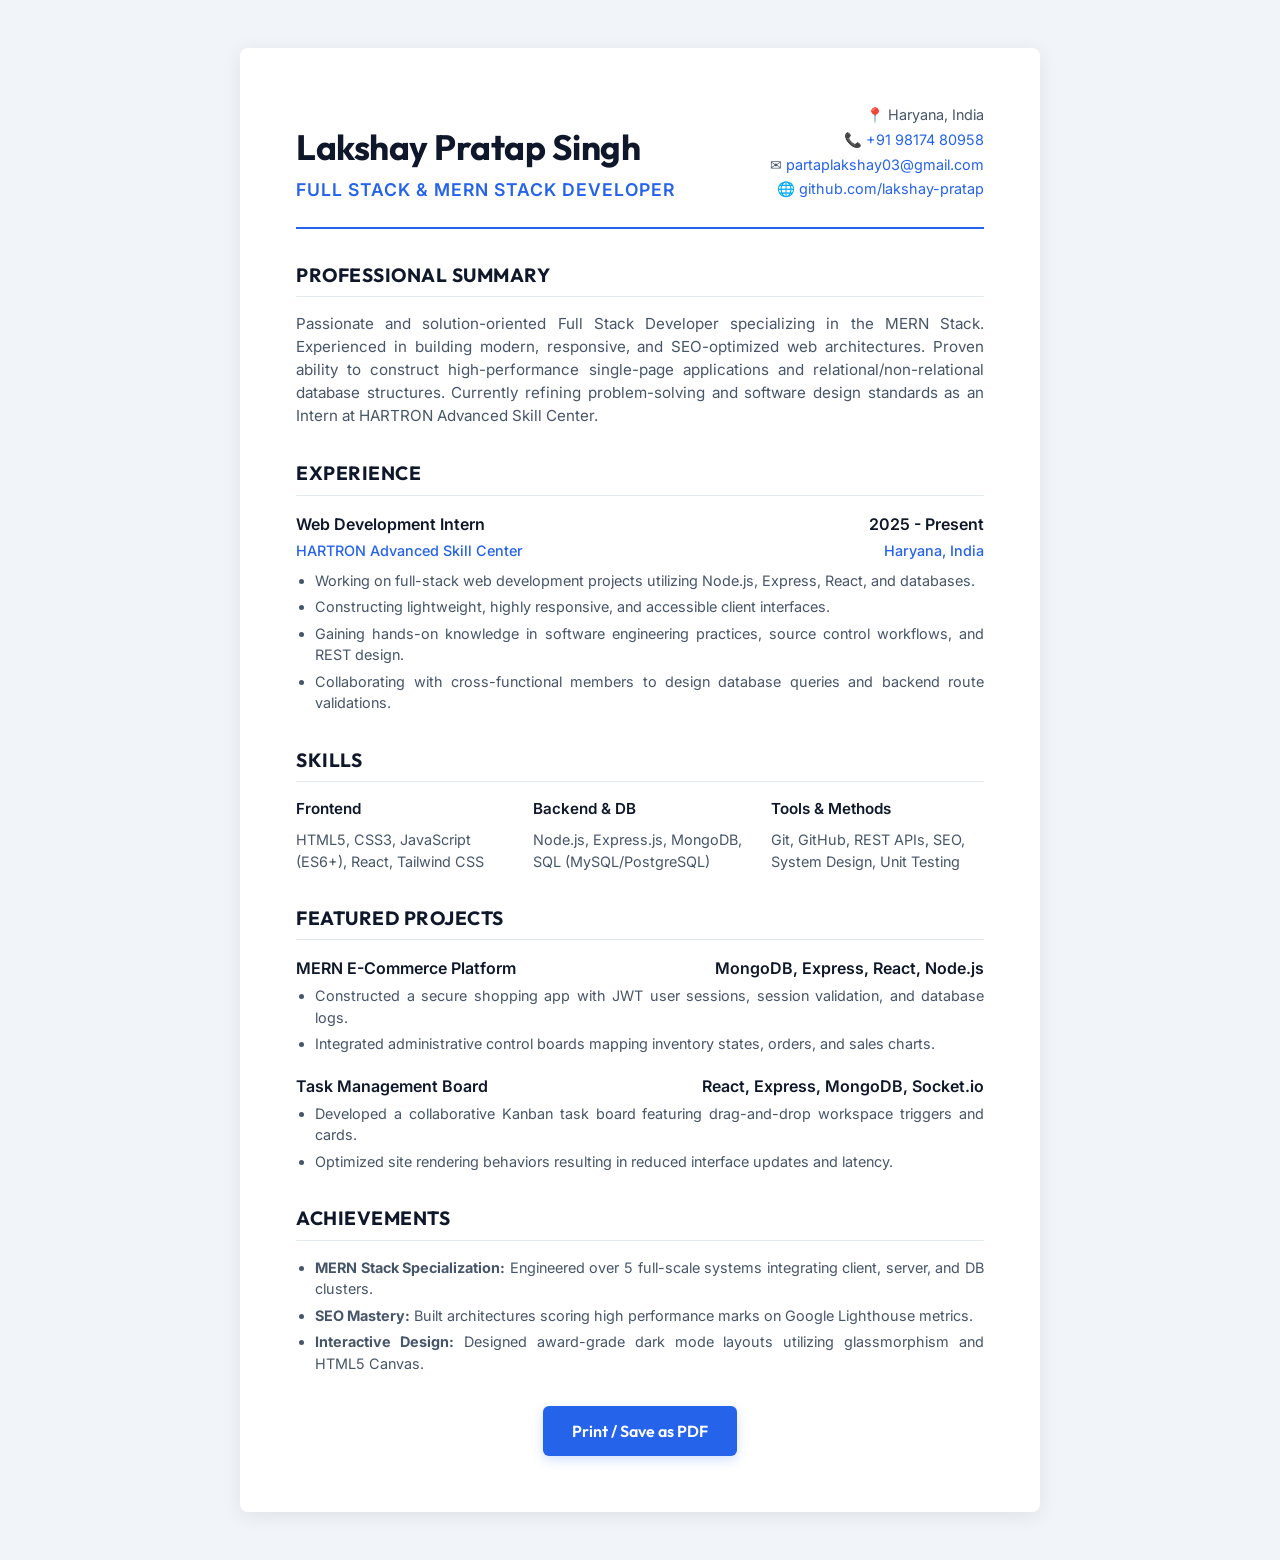
<file: resume.html>
<!DOCTYPE html>
<html lang="en">
<head>
  <meta charset="UTF-8">
  <meta name="viewport" content="width=device-width, initial-scale=1.0">
  <title>Resume | Lakshay Pratap Singh</title>
  <link href="https://fonts.googleapis.com/css2?family=Inter:wght@300;400;500;600;700&family=Outfit:wght@400;600;700&display=swap" rel="stylesheet">
  <style>
    :root {
      --primary: #0f172a;
      --secondary: #475569;
      --accent: #2563eb;
      --border: #e2e8f0;
      --bg-light: #f8fafc;
    }
    
    *, *::before, *::after {
      box-sizing: border-box;
      margin: 0;
      padding: 0;
    }

    body {
      font-family: 'Inter', sans-serif;
      color: var(--primary);
      line-height: 1.5;
      padding: 3rem 2rem;
      background: #f1f5f9;
    }

    .resume-container {
      max-width: 800px;
      margin: 0 auto;
      background: #ffffff;
      padding: 3.5rem;
      box-shadow: 0 4px 20px rgba(0, 0, 0, 0.08);
      border-radius: 8px;
    }

    header {
      border-bottom: 2px solid var(--accent);
      padding-bottom: 1.5rem;
      margin-bottom: 2rem;
      display: flex;
      justify-content: space-between;
      align-items: flex-end;
    }

    .header-left h1 {
      font-family: 'Outfit', sans-serif;
      font-size: 2.2rem;
      font-weight: 700;
      color: var(--primary);
      letter-spacing: -0.5px;
      margin-bottom: 0.2rem;
    }

    .header-left h2 {
      font-size: 1.1rem;
      color: var(--accent);
      font-weight: 600;
      text-transform: uppercase;
      letter-spacing: 1px;
    }

    .header-right {
      text-align: right;
      font-size: 0.9rem;
      color: var(--secondary);
    }

    .header-right p {
      margin-bottom: 0.2rem;
    }

    .header-right a {
      color: var(--accent);
      text-decoration: none;
    }

    .section {
      margin-bottom: 2rem;
    }

    .section-title {
      font-family: 'Outfit', sans-serif;
      font-size: 1.2rem;
      font-weight: 700;
      text-transform: uppercase;
      letter-spacing: 0.5px;
      border-bottom: 1px solid var(--border);
      padding-bottom: 0.4rem;
      margin-bottom: 1rem;
      color: var(--primary);
    }

    p.summary {
      color: var(--secondary);
      font-size: 0.95rem;
      text-align: justify;
    }

    .experience-item, .project-item {
      margin-bottom: 1.2rem;
    }

    .item-header {
      display: flex;
      justify-content: space-between;
      font-weight: 600;
      font-size: 1rem;
      margin-bottom: 0.3rem;
    }

    .item-subheader {
      display: flex;
      justify-content: space-between;
      color: var(--accent);
      font-size: 0.9rem;
      font-weight: 500;
      margin-bottom: 0.5rem;
    }

    ul.bullets {
      padding-left: 1.2rem;
      font-size: 0.9rem;
      color: var(--secondary);
    }

    ul.bullets li {
      margin-bottom: 0.3rem;
      text-align: justify;
    }

    .skills-grid {
      display: grid;
      grid-template-columns: repeat(3, 1fr);
      gap: 1.5rem;
    }

    .skill-col h4 {
      font-size: 0.95rem;
      font-weight: 600;
      margin-bottom: 0.5rem;
      color: var(--primary);
    }

    .skill-col p {
      font-size: 0.9rem;
      color: var(--secondary);
    }

    .btn-print {
      display: block;
      width: fit-content;
      margin: 2rem auto 0;
      font-family: 'Outfit', sans-serif;
      background: var(--accent);
      color: white;
      padding: 0.8rem 1.8rem;
      border-radius: 6px;
      font-weight: 600;
      text-decoration: none;
      cursor: pointer;
      box-shadow: 0 4px 12px rgba(37, 99, 235, 0.2);
      transition: all 0.2s ease;
      text-align: center;
    }

    .btn-print:hover {
      background: #1d4ed8;
      transform: translateY(-1px);
    }

    @media print {
      body {
        background: white;
        padding: 0;
      }
      .resume-container {
        box-shadow: none;
        padding: 0;
        max-width: 100%;
      }
      .btn-print {
        display: none;
      }
    }

    @media (max-width: 768px) {
      body {
        padding: 1rem;
      }
      .resume-container {
        padding: 2rem 1.5rem;
      }
      header {
        flex-direction: column;
        align-items: flex-start;
        gap: 1rem;
      }
      .header-right {
        text-align: left;
      }
      .skills-grid {
        grid-template-columns: 1fr;
        gap: 1rem;
      }
    }
  </style>
</head>
<body>

  <div class="resume-container">
    <header>
      <div class="header-left">
        <h1>Lakshay Pratap Singh</h1>
        <h2>Full Stack & MERN Stack Developer</h2>
      </div>
      <div class="header-right">
        <p>📍 Haryana, India</p>
        <p>📞 <a href="tel:+919817480958">+91 98174 80958</a></p>
        <p>✉ <a href="mailto:partaplakshay03@gmail.com">partaplakshay03@gmail.com</a></p>
        <p>🌐 <a href="https://github.com/lakshay-pratap" target="_blank">github.com/lakshay-pratap</a></p>
      </div>
    </header>

    <div class="section">
      <div class="section-title">Professional Summary</div>
      <p class="summary">
        Passionate and solution-oriented Full Stack Developer specializing in the MERN Stack. Experienced in building modern, responsive, and SEO-optimized web architectures. Proven ability to construct high-performance single-page applications and relational/non-relational database structures. Currently refining problem-solving and software design standards as an Intern at HARTRON Advanced Skill Center.
      </p>
    </div>

    <div class="section">
      <div class="section-title">Experience</div>
      <div class="experience-item">
        <div class="item-header">
          <span>Web Development Intern</span>
          <span>2025 - Present</span>
        </div>
        <div class="item-subheader">
          <span>HARTRON Advanced Skill Center</span>
          <span>Haryana, India</span>
        </div>
        <ul class="bullets">
          <li>Working on full-stack web development projects utilizing Node.js, Express, React, and databases.</li>
          <li>Constructing lightweight, highly responsive, and accessible client interfaces.</li>
          <li>Gaining hands-on knowledge in software engineering practices, source control workflows, and REST design.</li>
          <li>Collaborating with cross-functional members to design database queries and backend route validations.</li>
        </ul>
      </div>
    </div>

    <div class="section">
      <div class="section-title">Skills</div>
      <div class="skills-grid">
        <div class="skill-col">
          <h4>Frontend</h4>
          <p>HTML5, CSS3, JavaScript (ES6+), React, Tailwind CSS</p>
        </div>
        <div class="skill-col">
          <h4>Backend & DB</h4>
          <p>Node.js, Express.js, MongoDB, SQL (MySQL/PostgreSQL)</p>
        </div>
        <div class="skill-col">
          <h4>Tools & Methods</h4>
          <p>Git, GitHub, REST APIs, SEO, System Design, Unit Testing</p>
        </div>
      </div>
    </div>

    <div class="section">
      <div class="section-title">Featured Projects</div>
      <div class="project-item">
        <div class="item-header">
          <span>MERN E-Commerce Platform</span>
          <span>MongoDB, Express, React, Node.js</span>
        </div>
        <ul class="bullets">
          <li>Constructed a secure shopping app with JWT user sessions, session validation, and database logs.</li>
          <li>Integrated administrative control boards mapping inventory states, orders, and sales charts.</li>
        </ul>
      </div>
      
      <div class="project-item">
        <div class="item-header">
          <span>Task Management Board</span>
          <span>React, Express, MongoDB, Socket.io</span>
        </div>
        <ul class="bullets">
          <li>Developed a collaborative Kanban task board featuring drag-and-drop workspace triggers and cards.</li>
          <li>Optimized site rendering behaviors resulting in reduced interface updates and latency.</li>
        </ul>
      </div>
    </div>

    <div class="section">
      <div class="section-title">Achievements</div>
      <ul class="bullets">
        <li><strong>MERN Stack Specialization:</strong> Engineered over 5 full-scale systems integrating client, server, and DB clusters.</li>
        <li><strong>SEO Mastery:</strong> Built architectures scoring high performance marks on Google Lighthouse metrics.</li>
        <li><strong>Interactive Design:</strong> Designed award-grade dark mode layouts utilizing glassmorphism and HTML5 Canvas.</li>
      </ul>
    </div>

    <a class="btn-print" onclick="window.print()">Print / Save as PDF</a>
  </div>

</body>
</html>
</file>
<file: style.css>
/* 
   ==========================================================================
   CSS DESIGN SYSTEM - LAKSHAY PRATAP SINGH FUTURISTIC PORTFOLIO
   ==========================================================================
*/

@import url('https://fonts.googleapis.com/css2?family=Inter:wght@300;400;500;600;700&family=Outfit:wght@300;400;500;600;700;800&family=Fira+Code:wght@400;500&display=swap');

:root {
  /* Color Palette */
  --bg-primary: #03001e;
  --bg-secondary: #0c0728;
  --bg-tertiary: #160f3d;
  
  --accent-cyan: #00f2fe;
  --accent-purple: #7f00ff;
  --accent-magenta: #ec008c;
  
  --text-primary: #f5f6fa;
  --text-secondary: #a0a5c4;
  --text-muted: #6c729c;
  
  --glass-bg: rgba(255, 255, 255, 0.02);
  --glass-bg-hover: rgba(255, 255, 255, 0.05);
  --glass-border: rgba(255, 255, 255, 0.06);
  --glass-border-hover: rgba(255, 255, 255, 0.12);
  --glass-blur: blur(16px);
  
  /* Glowing Shadows */
  --glow-cyan: 0 0 15px rgba(0, 242, 254, 0.35);
  --glow-purple: 0 0 15px rgba(127, 0, 255, 0.35);
  --glow-magenta: 0 0 15px rgba(236, 0, 140, 0.35);
  --glow-card: 0 8px 32px 0 rgba(0, 0, 0, 0.37);
  
  /* Fonts */
  --font-body: 'Inter', sans-serif;
  --font-head: 'Outfit', sans-serif;
  --font-mono: 'Fira Code', monospace;
  
  /* Transitions */
  --transition-fast: 0.2s ease;
  --transition-smooth: 0.4s cubic-bezier(0.25, 0.8, 0.25, 1);
  --transition-slow: 0.8s cubic-bezier(0.25, 0.8, 0.25, 1);
}

/* ==========================================================================
   BASE STYLES & RESET
   ========================================================================== */
*, *::before, *::after {
  box-sizing: border-box;
  margin: 0;
  padding: 0;
}

html {
  scroll-behavior: smooth;
  font-size: 16px;
  overflow-x: hidden;
}

body {
  background-color: var(--bg-primary);
  background-image: 
    radial-gradient(at 0% 0%, rgba(127, 0, 255, 0.1) 0px, transparent 50%),
    radial-gradient(at 100% 100%, rgba(0, 242, 254, 0.08) 0px, transparent 50%),
    radial-gradient(at 50% 50%, rgba(236, 0, 140, 0.05) 0px, transparent 60%);
  background-attachment: fixed;
  color: var(--text-primary);
  font-family: var(--font-body);
  line-height: 1.6;
  overflow-x: hidden;
}

/* Custom Scrollbar */
::-webkit-scrollbar {
  width: 8px;
}

::-webkit-scrollbar-track {
  background: var(--bg-primary);
}

::-webkit-scrollbar-thumb {
  background: var(--bg-tertiary);
  border-radius: 4px;
  border: 1px solid var(--glass-border);
}

::-webkit-scrollbar-thumb:hover {
  background: linear-gradient(180deg, var(--accent-purple), var(--accent-cyan));
  box-shadow: var(--glow-cyan);
}

/* Selection */
::selection {
  background: rgba(0, 242, 254, 0.3);
  color: #fff;
}

a {
  color: inherit;
  text-decoration: none;
  transition: var(--transition-fast);
}

li {
  list-style: none;
}

img {
  max-width: 100%;
  height: auto;
  display: block;
}

button, input, textarea {
  font-family: inherit;
  color: inherit;
  background: none;
  border: none;
  outline: none;
}

/* Typography Utility */
.section-title {
  font-family: var(--font-head);
  font-weight: 700;
  font-size: 2.2rem;
  text-align: center;
  margin-bottom: 3.5rem;
  letter-spacing: -0.5px;
  position: relative;
}

.section-title span {
  background: linear-gradient(135deg, var(--accent-cyan), var(--accent-purple));
  -webkit-background-clip: text;
  -webkit-text-fill-color: transparent;
  position: relative;
}

.section-title::after {
  content: '';
  position: absolute;
  bottom: -12px;
  left: 50%;
  transform: translateX(-50%);
  width: 60px;
  height: 3px;
  background: linear-gradient(90deg, var(--accent-cyan), var(--accent-purple));
  border-radius: 2px;
  box-shadow: var(--glow-cyan);
}

/* ==========================================================================
   LOADING SCREEN
   ========================================================================== */
.loader-wrapper {
  position: fixed;
  top: 0;
  left: 0;
  width: 100vw;
  height: 100vh;
  background: #03001e;
  z-index: 9999;
  display: flex;
  flex-direction: column;
  justify-content: center;
  align-items: center;
  transition: opacity 0.6s ease, visibility 0.6s ease;
}

.loader-wrapper.fade-out {
  opacity: 0;
  visibility: hidden;
  pointer-events: none;
}

.loader-container {
  text-align: center;
}

.loader-grid {
  display: grid;
  grid-template-columns: repeat(3, 16px);
  grid-gap: 8px;
  margin-bottom: 2rem;
}

.loader-dot {
  width: 16px;
  height: 16px;
  border-radius: 50%;
  background: var(--accent-cyan);
  animation: pulseGrid 1.2s infinite ease-in-out;
}

.loader-dot:nth-child(2) {
  background: var(--accent-purple);
  animation-delay: 0.2s;
}

.loader-dot:nth-child(3) {
  background: var(--accent-magenta);
  animation-delay: 0.4s;
}

.loader-text {
  font-family: var(--font-mono);
  font-size: 0.9rem;
  letter-spacing: 2px;
  color: var(--text-secondary);
}

.loader-text span {
  animation: blinkCursor 0.8s infinite;
}

/* ==========================================================================
   STICKY NAVBAR
   ========================================================================== */
.navbar {
  position: fixed;
  top: 0;
  left: 0;
  width: 100%;
  z-index: 1000;
  background: rgba(3, 0, 30, 0.6);
  border-bottom: 1px solid var(--glass-border);
  backdrop-filter: var(--glass-blur);
  -webkit-backdrop-filter: var(--glass-blur);
  transition: var(--transition-smooth);
}

.navbar.scrolled {
  background: rgba(3, 0, 30, 0.85);
  box-shadow: 0 4px 30px rgba(0, 0, 0, 0.4);
  border-bottom-color: rgba(0, 242, 254, 0.15);
}

.nav-container {
  max-width: 1200px;
  margin: 0 auto;
  padding: 1.2rem 2rem;
  display: flex;
  justify-content: space-between;
  align-items: center;
}

.nav-logo {
  font-family: var(--font-head);
  font-weight: 800;
  font-size: 1.5rem;
  background: linear-gradient(135deg, var(--accent-cyan), var(--accent-purple));
  -webkit-background-clip: text;
  -webkit-text-fill-color: transparent;
  display: flex;
  align-items: center;
  gap: 0.5rem;
}

.nav-logo span {
  font-family: var(--font-mono);
  font-size: 1rem;
  -webkit-text-fill-color: var(--accent-cyan);
  text-shadow: var(--glow-cyan);
}

.nav-menu {
  display: flex;
  gap: 2rem;
}

.nav-link {
  font-family: var(--font-head);
  font-weight: 500;
  font-size: 0.95rem;
  letter-spacing: 0.5px;
  color: var(--text-secondary);
  position: relative;
  padding: 0.3rem 0;
}

.nav-link::after {
  content: '';
  position: absolute;
  bottom: 0;
  left: 0;
  width: 0;
  height: 2px;
  background: linear-gradient(90deg, var(--accent-cyan), var(--accent-purple));
  transition: var(--transition-fast);
  border-radius: 2px;
  box-shadow: var(--glow-cyan);
}

.nav-link:hover, .nav-link.active {
  color: var(--text-primary);
}

.nav-link:hover::after, .nav-link.active::after {
  width: 100%;
}

.mobile-toggle {
  display: none;
  flex-direction: column;
  justify-content: space-between;
  width: 24px;
  height: 18px;
  cursor: pointer;
}

.mobile-toggle span {
  display: block;
  width: 100%;
  height: 2px;
  background-color: var(--text-primary);
  border-radius: 2px;
  transition: var(--transition-fast);
}

/* ==========================================================================
   HERO SECTION
   ========================================================================== */
.hero {
  position: relative;
  min-height: 100vh;
  display: flex;
  align-items: center;
  padding: 0 2rem;
  overflow: hidden;
  z-index: 1;
}

#particle-canvas {
  position: absolute;
  top: 0;
  left: 0;
  width: 100%;
  height: 100%;
  z-index: -1;
  pointer-events: all;
}

.hero-glow-bg {
  position: absolute;
  width: 40vw;
  height: 40vw;
  border-radius: 50%;
  top: 15%;
  right: 10%;
  background: radial-gradient(circle, rgba(127,0,255,0.15) 0%, transparent 70%);
  filter: blur(50px);
  z-index: -2;
  animation: floatBackground 12s infinite alternate ease-in-out;
}

.hero-container {
  max-width: 1200px;
  width: 100%;
  margin: 0 auto;
  display: grid;
  grid-template-columns: 1.2fr 0.8fr;
  align-items: center;
  gap: 4rem;
  padding-top: 5rem;
}

.hero-content {
  display: flex;
  flex-direction: column;
}

.hero-welcome {
  font-family: var(--font-mono);
  color: var(--accent-cyan);
  font-size: 1rem;
  letter-spacing: 3px;
  margin-bottom: 1rem;
  text-transform: uppercase;
}

.hero-title {
  font-family: var(--font-head);
  font-size: 4rem;
  font-weight: 800;
  line-height: 1.1;
  letter-spacing: -1.5px;
  margin-bottom: 1.2rem;
  color: #fff;
}

.hero-title span {
  background: linear-gradient(135deg, var(--accent-cyan) 30%, var(--accent-purple) 70%);
  -webkit-background-clip: text;
  -webkit-text-fill-color: transparent;
}

.hero-subtitle {
  font-family: var(--font-head);
  font-size: 1.8rem;
  font-weight: 600;
  color: var(--text-primary);
  margin-bottom: 1.5rem;
  height: 2.7rem; /* Fixed height to prevent layouts shifting during typing animation */
}

.hero-subtitle-typing {
  color: var(--accent-cyan);
  text-shadow: var(--glow-cyan);
}

.hero-subtitle-cursor {
  font-weight: 300;
  animation: blinkCursor 0.8s infinite;
}

.hero-tagline {
  font-size: 1.1rem;
  color: var(--text-secondary);
  max-width: 540px;
  margin-bottom: 2.5rem;
}

.hero-buttons {
  display: flex;
  gap: 1.5rem;
  flex-wrap: wrap;
}

/* Button UI Components */
.btn {
  font-family: var(--font-head);
  font-weight: 600;
  padding: 0.9rem 2rem;
  border-radius: 8px;
  font-size: 0.95rem;
  cursor: pointer;
  transition: var(--transition-smooth);
  display: inline-flex;
  align-items: center;
  justify-content: center;
  gap: 0.6rem;
  position: relative;
  overflow: hidden;
}

.btn-primary {
  background: linear-gradient(135deg, var(--accent-cyan), var(--accent-purple));
  color: #fff;
  box-shadow: 0 4px 15px rgba(0, 242, 254, 0.25);
  border: 1px solid transparent;
}

.btn-primary::after {
  content: '';
  position: absolute;
  top: 0;
  left: -100%;
  width: 100%;
  height: 100%;
  background: linear-gradient(90deg, transparent, rgba(255, 255, 255, 0.25), transparent);
  transition: 0.5s;
}

.btn-primary:hover::after {
  left: 100%;
}

.btn-primary:hover {
  transform: translateY(-3px);
  box-shadow: 0 8px 25px rgba(0, 242, 254, 0.4), var(--glow-cyan);
}

.btn-secondary {
  border: 1px solid var(--glass-border);
  background: var(--glass-bg);
  color: var(--text-primary);
  backdrop-filter: var(--glass-blur);
  -webkit-backdrop-filter: var(--glass-blur);
}

.btn-secondary:hover {
  background: var(--glass-bg-hover);
  border-color: var(--accent-purple);
  transform: translateY(-3px);
  box-shadow: 0 4px 20px rgba(127, 0, 255, 0.2), var(--glow-purple);
}

.btn-tertiary {
  color: var(--text-secondary);
  border-bottom: 1.5px dashed var(--glass-border);
  padding: 0.8rem 1.2rem;
  border-radius: 0;
}

.btn-tertiary:hover {
  color: var(--accent-cyan);
  border-bottom-color: var(--accent-cyan);
  text-shadow: var(--glow-cyan);
}

/* Hero Visual Coding Card Mockup */
.hero-visual {
  position: relative;
  display: flex;
  justify-content: center;
  align-items: center;
}

.coding-terminal {
  width: 100%;
  max-width: 420px;
  background: rgba(6, 4, 20, 0.75);
  border: 1px solid var(--glass-border);
  border-radius: 12px;
  box-shadow: var(--glow-card);
  backdrop-filter: var(--glass-blur);
  -webkit-backdrop-filter: var(--glass-blur);
  overflow: hidden;
  transform: perspective(1000px) rotateY(-10deg) rotateX(8deg);
  transition: var(--transition-smooth);
}

.coding-terminal:hover {
  transform: perspective(1000px) rotateY(0deg) rotateX(0deg);
  border-color: var(--accent-cyan);
  box-shadow: 0 15px 35px rgba(0, 0, 0, 0.5), 0 0 20px rgba(0, 242, 254, 0.15);
}

.terminal-header {
  height: 38px;
  background: rgba(255, 255, 255, 0.03);
  border-bottom: 1px solid var(--glass-border);
  display: flex;
  align-items: center;
  padding: 0 1rem;
  justify-content: space-between;
}

.terminal-dots {
  display: flex;
  gap: 6px;
}

.terminal-dot {
  width: 10px;
  height: 10px;
  border-radius: 50%;
}

.terminal-dot.red { background-color: #ff5f56; }
.terminal-dot.yellow { background-color: #ffbd2e; }
.terminal-dot.green { background-color: #27c93f; }

.terminal-title {
  font-family: var(--font-mono);
  font-size: 0.75rem;
  color: var(--text-muted);
}

.terminal-body {
  padding: 1.5rem;
  font-family: var(--font-mono);
  font-size: 0.85rem;
  color: var(--text-primary);
  line-height: 1.5;
}

.terminal-line {
  margin-bottom: 0.5rem;
}

.terminal-num {
  color: var(--text-muted);
  display: inline-block;
  width: 20px;
  user-select: none;
}

.keyword { color: var(--accent-magenta); }
.className { color: var(--accent-cyan); }
.string { color: #f1fa8c; }
.comment { color: var(--text-muted); }
.variable { color: #50fa7b; }

/* ==========================================================================
   ABOUT ME SECTION
   ========================================================================== */
.about {
  padding: 8rem 2rem;
  max-width: 1200px;
  margin: 0 auto;
  position: relative;
}

.about-container {
  display: grid;
  grid-template-columns: 1fr 1fr;
  gap: 5rem;
  align-items: center;
}

.about-visual {
  position: relative;
  display: flex;
  justify-content: center;
}

.about-img-box {
  width: 320px;
  height: 320px;
  position: relative;
  border-radius: 20px;
  background: linear-gradient(135deg, var(--accent-cyan), var(--accent-purple));
  padding: 2px;
  box-shadow: var(--glow-card);
}

.about-img-inner {
  width: 100%;
  height: 100%;
  background: var(--bg-secondary);
  border-radius: 18px;
  overflow: hidden;
  display: flex;
  align-items: center;
  justify-content: center;
  position: relative;
}

.about-img-inner svg {
  width: 140px;
  height: 140px;
  fill: var(--accent-cyan);
  filter: drop-shadow(var(--glow-cyan));
  animation: floatSvg 6s infinite alternate ease-in-out;
}

.about-img-box::before {
  content: '';
  position: absolute;
  top: -15px;
  left: -15px;
  right: 15px;
  bottom: 15px;
  border: 2px dashed rgba(0, 242, 254, 0.3);
  border-radius: 20px;
  z-index: -1;
  transition: var(--transition-smooth);
}

.about-img-box:hover::before {
  transform: translate(8px, 8px) rotate(2deg);
  border-color: var(--accent-purple);
}

.about-content h3 {
  font-family: var(--font-head);
  font-size: 1.8rem;
  font-weight: 700;
  margin-bottom: 1rem;
  color: #fff;
}

.about-content .subtitle {
  font-size: 1rem;
  color: var(--accent-cyan);
  font-family: var(--font-mono);
  margin-bottom: 1.5rem;
}

.about-content p {
  color: var(--text-secondary);
  font-size: 1.05rem;
  margin-bottom: 2rem;
  line-height: 1.7;
}

.about-facts {
  display: grid;
  grid-template-columns: repeat(2, 1fr);
  gap: 1.5rem;
}

.fact-card {
  background: var(--glass-bg);
  border: 1px solid var(--glass-border);
  border-radius: 12px;
  padding: 1.2rem;
  backdrop-filter: var(--glass-blur);
  -webkit-backdrop-filter: var(--glass-blur);
  transition: var(--transition-smooth);
}

.fact-card:hover {
  background: var(--glass-bg-hover);
  border-color: var(--accent-cyan);
  transform: translateY(-5px);
  box-shadow: 0 8px 20px rgba(0, 242, 254, 0.1);
}

.fact-icon {
  font-size: 1.5rem;
  color: var(--accent-cyan);
  margin-bottom: 0.5rem;
}

.fact-title {
  font-family: var(--font-head);
  font-weight: 600;
  font-size: 1.1rem;
  color: #fff;
  margin-bottom: 0.2rem;
}

.fact-desc {
  font-size: 0.85rem;
  color: var(--text-secondary);
}

/* ==========================================================================
   SKILLS SECTION
   ========================================================================== */
.skills {
  padding: 8rem 2rem;
  max-width: 1200px;
  margin: 0 auto;
}

.skills-container {
  display: grid;
  grid-template-columns: repeat(auto-fit, minmax(320px, 1fr));
  gap: 2.5rem;
}

.skills-category {
  background: var(--glass-bg);
  border: 1px solid var(--glass-border);
  border-radius: 16px;
  padding: 2.5rem 2rem;
  backdrop-filter: var(--glass-blur);
  -webkit-backdrop-filter: var(--glass-blur);
  box-shadow: var(--glow-card);
  transition: var(--transition-smooth);
}

.skills-category:hover {
  border-color: rgba(127, 0, 255, 0.25);
  box-shadow: 0 10px 35px rgba(0, 0, 0, 0.4), 0 0 20px rgba(127, 0, 255, 0.08);
}

.skills-category h3 {
  font-family: var(--font-head);
  font-weight: 700;
  font-size: 1.4rem;
  margin-bottom: 2rem;
  display: flex;
  align-items: center;
  gap: 0.8rem;
  color: #fff;
}

.skills-category h3 svg {
  width: 24px;
  height: 24px;
  fill: var(--accent-cyan);
}

.skill-list {
  display: flex;
  flex-direction: column;
  gap: 1.5rem;
}

.skill-info {
  display: flex;
  justify-content: space-between;
  margin-bottom: 0.5rem;
}

.skill-name {
  font-weight: 600;
  color: var(--text-primary);
  font-size: 0.95rem;
}

.skill-pct {
  font-family: var(--font-mono);
  font-size: 0.85rem;
  color: var(--accent-cyan);
}

.progress-track {
  height: 6px;
  background: rgba(255, 255, 255, 0.05);
  border-radius: 3px;
  overflow: hidden;
  position: relative;
}

.progress-fill {
  height: 100%;
  background: linear-gradient(90deg, var(--accent-cyan), var(--accent-purple));
  border-radius: 3px;
  width: 0;
  transition: width 1.5s cubic-bezier(0.1, 0.8, 0.3, 1);
  box-shadow: var(--glow-cyan);
}

/* ==========================================================================
   EXPERIENCE SECTION (TIMELINE)
   ========================================================================== */
.experience {
  padding: 8rem 2rem;
  max-width: 1000px;
  margin: 0 auto;
  position: relative;
}

.timeline {
  position: relative;
  padding: 2rem 0;
}

.timeline::before {
  content: '';
  position: absolute;
  left: 30px;
  top: 0;
  width: 2px;
  height: 100%;
  background: linear-gradient(180deg, var(--accent-cyan), var(--accent-purple), transparent);
}

.timeline-item {
  position: relative;
  margin-bottom: 4rem;
  padding-left: 80px;
}

.timeline-dot {
  position: absolute;
  left: 20px;
  top: 6px;
  width: 22px;
  height: 22px;
  border-radius: 50%;
  background: var(--bg-primary);
  border: 4px solid var(--accent-cyan);
  box-shadow: var(--glow-cyan);
  z-index: 2;
  transition: var(--transition-smooth);
}

.timeline-item:hover .timeline-dot {
  border-color: var(--accent-purple);
  box-shadow: var(--glow-purple);
  transform: scale(1.2);
}

.timeline-card {
  background: var(--glass-bg);
  border: 1px solid var(--glass-border);
  border-radius: 16px;
  padding: 2.5rem;
  backdrop-filter: var(--glass-blur);
  -webkit-backdrop-filter: var(--glass-blur);
  box-shadow: var(--glow-card);
  transition: var(--transition-smooth);
}

.timeline-card:hover {
  border-color: var(--accent-cyan);
  box-shadow: 0 10px 30px rgba(0, 242, 254, 0.1);
  transform: translateY(-3px);
}

.timeline-header {
  display: flex;
  justify-content: space-between;
  flex-wrap: wrap;
  gap: 1rem;
  margin-bottom: 1.5rem;
}

.timeline-title h3 {
  font-family: var(--font-head);
  font-weight: 700;
  font-size: 1.4rem;
  color: #fff;
}

.timeline-title .company {
  font-size: 1rem;
  color: var(--accent-cyan);
  font-weight: 500;
  margin-top: 0.2rem;
}

.timeline-date {
  font-family: var(--font-mono);
  font-size: 0.85rem;
  color: var(--text-muted);
  background: rgba(255, 255, 255, 0.03);
  padding: 0.4rem 1rem;
  border-radius: 20px;
  border: 1px solid var(--glass-border);
  height: fit-content;
}

.timeline-bullets {
  display: flex;
  flex-direction: column;
  gap: 0.8rem;
}

.timeline-bullets li {
  position: relative;
  padding-left: 1.5rem;
  color: var(--text-secondary);
  font-size: 0.95rem;
}

.timeline-bullets li::before {
  content: '⚡';
  position: absolute;
  left: 0;
  top: 2px;
  font-size: 0.85rem;
  color: var(--accent-cyan);
}

/* ==========================================================================
   PROJECTS SECTION
   ========================================================================== */
.projects {
  padding: 8rem 2rem;
  max-width: 1200px;
  margin: 0 auto;
}

.project-filters {
  display: flex;
  justify-content: center;
  gap: 1rem;
  margin-bottom: 4rem;
  flex-wrap: wrap;
}

.filter-btn {
  font-family: var(--font-head);
  font-weight: 500;
  padding: 0.6rem 1.5rem;
  border-radius: 25px;
  border: 1px solid var(--glass-border);
  background: var(--glass-bg);
  font-size: 0.9rem;
  cursor: pointer;
  transition: var(--transition-smooth);
}

.filter-btn:hover, .filter-btn.active {
  background: linear-gradient(135deg, var(--accent-cyan), var(--accent-purple));
  color: #fff;
  border-color: transparent;
  box-shadow: var(--glow-cyan);
}

.projects-grid {
  display: grid;
  grid-template-columns: repeat(auto-fill, minmax(350px, 1fr));
  gap: 2.5rem;
}

.project-card {
  background: var(--glass-bg);
  border: 1px solid var(--glass-border);
  border-radius: 16px;
  overflow: hidden;
  backdrop-filter: var(--glass-blur);
  -webkit-backdrop-filter: var(--glass-blur);
  box-shadow: var(--glow-card);
  transition: var(--transition-smooth);
  display: flex;
  flex-direction: column;
  height: 100%;
}

.project-card:hover {
  transform: translateY(-8px);
  border-color: rgba(0, 242, 254, 0.25);
  box-shadow: 0 15px 40px rgba(0, 0, 0, 0.5), 0 0 25px rgba(0, 242, 254, 0.08);
}

.project-img-container {
  height: 200px;
  position: relative;
  overflow: hidden;
  background: rgba(0,0,0,0.4);
}

.project-img {
  width: 100%;
  height: 100%;
  object-fit: cover;
  transition: var(--transition-slow);
  filter: saturate(0.8) contrast(1.1);
}

.project-card:hover .project-img {
  transform: scale(1.08);
  filter: saturate(1.1) contrast(1);
}

.project-img-overlay {
  position: absolute;
  top: 0;
  left: 0;
  width: 100%;
  height: 100%;
  background: linear-gradient(180deg, transparent 40%, rgba(3, 0, 30, 0.95));
  z-index: 1;
}

.project-tech-badges {
  position: absolute;
  top: 1rem;
  left: 1rem;
  display: flex;
  gap: 0.5rem;
  flex-wrap: wrap;
  z-index: 2;
}

.tech-badge {
  font-family: var(--font-mono);
  font-size: 0.7rem;
  font-weight: 500;
  padding: 0.2rem 0.6rem;
  border-radius: 12px;
  background: rgba(12, 7, 40, 0.8);
  border: 1px solid rgba(255, 255, 255, 0.1);
  color: var(--accent-cyan);
}

.project-details {
  padding: 2rem;
  display: flex;
  flex-direction: column;
  flex-grow: 1;
}

.project-details h3 {
  font-family: var(--font-head);
  font-weight: 700;
  font-size: 1.3rem;
  margin-bottom: 0.8rem;
  color: #fff;
}

.project-details p {
  font-size: 0.95rem;
  color: var(--text-secondary);
  line-height: 1.5;
  margin-bottom: 1.5rem;
  flex-grow: 1;
}

.project-links {
  display: flex;
  gap: 1rem;
  margin-top: auto;
}

.project-link {
  font-size: 0.85rem;
  font-weight: 600;
  display: inline-flex;
  align-items: center;
  gap: 0.4rem;
  color: var(--text-primary);
  border: 1px solid var(--glass-border);
  padding: 0.5rem 1rem;
  border-radius: 6px;
  background: rgba(255, 255, 255, 0.01);
}

.project-link:hover {
  background: var(--glass-bg-hover);
  color: var(--accent-cyan);
  border-color: var(--accent-cyan);
  box-shadow: 0 0 10px rgba(0, 242, 254, 0.1);
}

.project-link.github-link:hover {
  color: var(--accent-purple);
  border-color: var(--accent-purple);
  box-shadow: 0 0 10px rgba(127, 0, 255, 0.1);
}

.project-link svg {
  width: 16px;
  height: 16px;
  fill: currentColor;
}

/* ==========================================================================
   ACHIEVEMENTS SECTION
   ========================================================================== */
.achievements {
  padding: 8rem 2rem;
  max-width: 1200px;
  margin: 0 auto;
}

.achievements-grid {
  display: grid;
  grid-template-columns: repeat(auto-fit, minmax(280px, 1fr));
  gap: 2rem;
}

.achievement-card {
  background: var(--glass-bg);
  border: 1px solid var(--glass-border);
  border-radius: 16px;
  padding: 2.5rem 2rem;
  backdrop-filter: var(--glass-blur);
  -webkit-backdrop-filter: var(--glass-blur);
  text-align: center;
  box-shadow: var(--glow-card);
  transition: var(--transition-smooth);
  position: relative;
  overflow: hidden;
}

.achievement-card::before {
  content: '';
  position: absolute;
  top: 0;
  left: 0;
  width: 100%;
  height: 4px;
  background: linear-gradient(90deg, var(--accent-cyan), var(--accent-purple));
  opacity: 0.3;
  transition: var(--transition-fast);
}

.achievement-card:hover {
  border-color: rgba(236, 0, 140, 0.25);
  box-shadow: 0 12px 30px rgba(0, 0, 0, 0.4), 0 0 20px rgba(236, 0, 140, 0.06);
  transform: translateY(-5px);
}

.achievement-card:hover::before {
  opacity: 1;
}

.achievement-icon {
  width: 60px;
  height: 60px;
  margin: 0 auto 1.5rem;
  background: rgba(255, 255, 255, 0.02);
  border-radius: 50%;
  display: flex;
  align-items: center;
  justify-content: center;
  border: 1px solid var(--glass-border);
  color: var(--accent-cyan);
  transition: var(--transition-smooth);
}

.achievement-card:hover .achievement-icon {
  background: linear-gradient(135deg, var(--accent-cyan), var(--accent-purple));
  color: #fff;
  border-color: transparent;
  transform: scale(1.1) rotate(5deg);
  box-shadow: var(--glow-cyan);
}

.achievement-icon svg {
  width: 28px;
  height: 28px;
  fill: currentColor;
}

.achievement-card h3 {
  font-family: var(--font-head);
  font-weight: 700;
  font-size: 1.25rem;
  margin-bottom: 0.8rem;
  color: #fff;
}

.achievement-card p {
  font-size: 0.9rem;
  color: var(--text-secondary);
  line-height: 1.5;
}

/* ==========================================================================
   GITHUB SECTION
   ========================================================================== */
.github-section {
  padding: 8rem 2rem;
  max-width: 1200px;
  margin: 0 auto;
}

.github-mockup {
  background: rgba(6, 4, 20, 0.7);
  border: 1px solid var(--glass-border);
  border-radius: 16px;
  backdrop-filter: var(--glass-blur);
  -webkit-backdrop-filter: var(--glass-blur);
  box-shadow: var(--glow-card);
  overflow: hidden;
  transition: var(--transition-smooth);
}

.github-mockup:hover {
  border-color: var(--accent-purple);
  box-shadow: 0 15px 40px rgba(0, 0, 0, 0.5), 0 0 20px rgba(127, 0, 255, 0.1);
}

.github-header {
  padding: 1.2rem 2rem;
  background: rgba(255, 255, 255, 0.02);
  border-bottom: 1px solid var(--glass-border);
  display: flex;
  justify-content: space-between;
  align-items: center;
  flex-wrap: wrap;
  gap: 1rem;
}

.github-profile {
  display: flex;
  align-items: center;
  gap: 1rem;
}

.github-avatar {
  width: 44px;
  height: 44px;
  border-radius: 50%;
  border: 2px solid var(--accent-cyan);
  box-shadow: var(--glow-cyan);
}

.github-user-info h4 {
  font-family: var(--font-head);
  font-weight: 700;
  font-size: 1.05rem;
  color: #fff;
}

.github-user-info p {
  font-family: var(--font-mono);
  font-size: 0.8rem;
  color: var(--text-muted);
}

.github-stats-row {
  display: flex;
  gap: 1.5rem;
  flex-wrap: wrap;
}

.github-stat {
  display: flex;
  align-items: center;
  gap: 0.4rem;
  font-size: 0.85rem;
  color: var(--text-secondary);
}

.github-stat svg {
  width: 16px;
  height: 16px;
  fill: var(--accent-cyan);
}

.github-body {
  padding: 2.5rem;
}

.github-intro {
  margin-bottom: 2.5rem;
  text-align: center;
}

.github-intro h3 {
  font-family: var(--font-head);
  font-size: 1.4rem;
  margin-bottom: 0.5rem;
  color: #fff;
}

.github-intro p {
  color: var(--text-secondary);
  font-size: 0.95rem;
  max-width: 600px;
  margin: 0 auto;
}

/* Contribution Graph Mockup */
.contribution-graph-box {
  margin-bottom: 3rem;
  background: rgba(255, 255, 255, 0.01);
  border: 1px solid var(--glass-border);
  border-radius: 12px;
  padding: 1.5rem;
  overflow-x: auto;
}

.graph-header {
  display: flex;
  justify-content: space-between;
  font-size: 0.8rem;
  color: var(--text-muted);
  margin-bottom: 1rem;
  min-width: 600px;
}

.contribution-grid {
  display: grid;
  grid-template-columns: repeat(53, 1fr);
  grid-gap: 4px;
  min-width: 600px;
}

.grid-col {
  display: grid;
  grid-template-rows: repeat(7, 1fr);
  grid-gap: 4px;
}

.grid-cell {
  width: 10px;
  height: 10px;
  border-radius: 2px;
  background: rgba(255, 255, 255, 0.05);
  transition: var(--transition-fast);
}

.grid-cell:hover {
  transform: scale(1.3);
  box-shadow: 0 0 8px currentColor;
}

/* Graph Color Levels */
.grid-cell.lvl-0 { background-color: rgba(255, 255, 255, 0.05); }
.grid-cell.lvl-1 { background-color: #0e4429; color: #0e4429; }
.grid-cell.lvl-2 { background-color: #006d32; color: #006d32; }
.grid-cell.lvl-3 { background-color: #26a641; color: #26a641; }
.grid-cell.lvl-4 { background-color: #39d353; color: #39d353; }

.graph-footer {
  display: flex;
  justify-content: space-between;
  align-items: center;
  font-size: 0.75rem;
  color: var(--text-muted);
  margin-top: 1rem;
  min-width: 600px;
}

.graph-legend {
  display: flex;
  align-items: center;
  gap: 4px;
}

/* Repo Showcase */
.repo-grid {
  display: grid;
  grid-template-columns: repeat(auto-fit, minmax(280px, 1fr));
  gap: 1.5rem;
}

.repo-card {
  background: rgba(255, 255, 255, 0.02);
  border: 1px solid var(--glass-border);
  border-radius: 12px;
  padding: 1.5rem;
  transition: var(--transition-smooth);
}

.repo-card:hover {
  background: rgba(255, 255, 255, 0.04);
  border-color: var(--accent-cyan);
  transform: translateY(-3px);
}

.repo-title-row {
  display: flex;
  justify-content: space-between;
  align-items: center;
  margin-bottom: 0.8rem;
}

.repo-name {
  font-family: var(--font-head);
  font-weight: 700;
  font-size: 1.05rem;
  color: #fff;
  display: flex;
  align-items: center;
  gap: 0.5rem;
}

.repo-name svg {
  width: 16px;
  height: 16px;
  fill: var(--accent-cyan);
}

.repo-desc {
  font-size: 0.85rem;
  color: var(--text-secondary);
  line-height: 1.5;
  margin-bottom: 1.2rem;
  height: 2.6rem;
  overflow: hidden;
}

.repo-footer {
  display: flex;
  justify-content: space-between;
  align-items: center;
  font-size: 0.75rem;
  color: var(--text-muted);
}

.repo-lang {
  display: flex;
  align-items: center;
  gap: 6px;
}

.lang-dot {
  width: 10px;
  height: 10px;
  border-radius: 50%;
}

.lang-dot.js { background-color: #f1e05a; }
.lang-dot.react { background-color: #61dafb; }
.lang-dot.node { background-color: #339933; }

.repo-stats {
  display: flex;
  gap: 0.8rem;
}

.repo-stat-item {
  display: flex;
  align-items: center;
  gap: 4px;
}

.repo-stat-item svg {
  width: 12px;
  height: 12px;
  fill: currentColor;
}

/* ==========================================================================
   CONTACT SECTION
   ========================================================================== */
.contact {
  padding: 8rem 2rem;
  max-width: 1200px;
  margin: 0 auto;
}

.contact-container {
  display: grid;
  grid-template-columns: 0.8fr 1.2fr;
  gap: 5rem;
}

.contact-info {
  display: flex;
  flex-direction: column;
}

.contact-info h3 {
  font-family: var(--font-head);
  font-size: 1.8rem;
  font-weight: 700;
  margin-bottom: 1rem;
  color: #fff;
}

.contact-info p {
  color: var(--text-secondary);
  font-size: 1rem;
  margin-bottom: 2.5rem;
  line-height: 1.6;
}

.contact-methods {
  display: flex;
  flex-direction: column;
  gap: 1.5rem;
  margin-bottom: 3rem;
}

.contact-method-card {
  display: flex;
  align-items: center;
  gap: 1.2rem;
  background: var(--glass-bg);
  border: 1px solid var(--glass-border);
  padding: 1.2rem;
  border-radius: 12px;
  backdrop-filter: var(--glass-blur);
  -webkit-backdrop-filter: var(--glass-blur);
  transition: var(--transition-smooth);
}

.contact-method-card:hover {
  background: var(--glass-bg-hover);
  border-color: var(--accent-cyan);
  transform: translateX(5px);
}

.method-icon {
  width: 44px;
  height: 44px;
  background: rgba(255, 255, 255, 0.02);
  border: 1px solid var(--glass-border);
  border-radius: 10px;
  display: flex;
  align-items: center;
  justify-content: center;
  color: var(--accent-cyan);
  transition: var(--transition-fast);
}

.contact-method-card:hover .method-icon {
  background: var(--accent-cyan);
  color: #03001e;
  box-shadow: var(--glow-cyan);
}

.method-icon svg {
  width: 20px;
  height: 20px;
  fill: currentColor;
}

.method-details h4 {
  font-family: var(--font-head);
  font-size: 0.9rem;
  font-weight: 500;
  color: var(--text-muted);
  margin-bottom: 0.1rem;
}

.method-details a, .method-details p {
  font-family: var(--font-mono);
  font-size: 0.95rem;
  color: #fff;
  margin-bottom: 0;
}

.social-links {
  display: flex;
  gap: 1rem;
}

.social-icon {
  width: 44px;
  height: 44px;
  background: var(--glass-bg);
  border: 1px solid var(--glass-border);
  border-radius: 50%;
  display: flex;
  align-items: center;
  justify-content: center;
  color: var(--text-secondary);
  transition: var(--transition-smooth);
}

.social-icon:hover {
  color: #fff;
  transform: translateY(-5px);
}

.social-icon.github:hover {
  background: #24292e;
  border-color: #fff;
  box-shadow: 0 5px 15px rgba(255, 255, 255, 0.15);
}

.social-icon.linkedin:hover {
  background: #0077b5;
  border-color: #0077b5;
  box-shadow: 0 5px 15px rgba(0, 119, 181, 0.3);
}

.social-icon.instagram:hover {
  background: linear-gradient(45deg, #f09433 0%, #e6683c 25%, #dc2743 50%, #cc2366 75%, #bc1888 100%);
  border-color: transparent;
  box-shadow: 0 5px 15px rgba(220, 39, 67, 0.3);
}

.social-icon svg {
  width: 18px;
  height: 18px;
  fill: currentColor;
}

/* Contact Form */
.contact-form-card {
  background: var(--glass-bg);
  border: 1px solid var(--glass-border);
  border-radius: 16px;
  padding: 3rem;
  backdrop-filter: var(--glass-blur);
  -webkit-backdrop-filter: var(--glass-blur);
  box-shadow: var(--glow-card);
}

.form-group {
  margin-bottom: 1.8rem;
  position: relative;
}

.form-label {
  display: block;
  font-family: var(--font-head);
  font-size: 0.9rem;
  font-weight: 600;
  color: var(--text-secondary);
  margin-bottom: 0.6rem;
}

.form-control {
  width: 100%;
  padding: 0.9rem 1.2rem;
  background: rgba(255, 255, 255, 0.01);
  border: 1px solid var(--glass-border);
  border-radius: 8px;
  font-size: 0.95rem;
  color: #fff;
  transition: var(--transition-smooth);
}

.form-control:focus {
  border-color: var(--accent-cyan);
  background: rgba(255, 255, 255, 0.03);
  box-shadow: 0 0 12px rgba(0, 242, 254, 0.15);
}

textarea.form-control {
  resize: vertical;
  min-height: 140px;
}

.form-message-status {
  margin-top: 1rem;
  font-size: 0.9rem;
  display: none;
  font-family: var(--font-mono);
}

.form-message-status.success {
  display: block;
  color: #27c93f;
  text-shadow: 0 0 5px rgba(39, 201, 63, 0.2);
}

.form-message-status.error {
  display: block;
  color: #ff5f56;
  text-shadow: 0 0 5px rgba(255, 95, 86, 0.2);
}

/* ==========================================================================
   FOOTER
   ========================================================================== */
.footer {
  background: #03001e;
  border-top: 1px solid var(--glass-border);
  padding: 3rem 2rem;
  text-align: center;
  position: relative;
  z-index: 2;
}

.footer-logo {
  font-family: var(--font-head);
  font-weight: 800;
  font-size: 1.3rem;
  background: linear-gradient(135deg, var(--accent-cyan), var(--accent-purple));
  -webkit-background-clip: text;
  -webkit-text-fill-color: transparent;
  margin-bottom: 1rem;
  display: inline-block;
}

.footer p {
  font-size: 0.9rem;
  color: var(--text-secondary);
}

.footer-heart {
  color: var(--accent-magenta);
  display: inline-block;
  animation: heartPulse 1.2s infinite alternate ease-in-out;
}

/* ==========================================================================
   SCROLL TO TOP BUTTON
   ========================================================================== */
.scroll-top-btn {
  position: fixed;
  bottom: 2rem;
  right: 2rem;
  width: 46px;
  height: 46px;
  border-radius: 50%;
  background: rgba(3, 0, 30, 0.7);
  border: 1px solid var(--glass-border);
  backdrop-filter: var(--glass-blur);
  -webkit-backdrop-filter: var(--glass-blur);
  color: var(--accent-cyan);
  display: flex;
  align-items: center;
  justify-content: center;
  cursor: pointer;
  z-index: 999;
  transition: var(--transition-smooth);
  opacity: 0;
  visibility: hidden;
  transform: translateY(15px);
  box-shadow: var(--glow-card);
}

.scroll-top-btn.visible {
  opacity: 1;
  visibility: visible;
  transform: translateY(0);
}

.scroll-top-btn:hover {
  background: var(--accent-cyan);
  color: #03001e;
  border-color: transparent;
  box-shadow: var(--glow-cyan);
  transform: translateY(-5px);
}

.scroll-top-btn svg {
  width: 20px;
  height: 20px;
  fill: currentColor;
}

/* ==========================================================================
   SCROLL REVEAL ANIMATIONS
   ========================================================================== */
.reveal {
  opacity: 0;
  transform: translateY(40px);
  transition: opacity 0.8s ease, transform 0.8s cubic-bezier(0.25, 0.8, 0.25, 1);
}

.reveal.revealed {
  opacity: 1;
  transform: translateY(0);
}

.reveal-left {
  opacity: 0;
  transform: translateX(-50px);
  transition: opacity 0.8s ease, transform 0.8s cubic-bezier(0.25, 0.8, 0.25, 1);
}

.reveal-left.revealed {
  opacity: 1;
  transform: translateX(0);
}

.reveal-right {
  opacity: 0;
  transform: translateX(50px);
  transition: opacity 0.8s ease, transform 0.8s cubic-bezier(0.25, 0.8, 0.25, 1);
}

.reveal-right.revealed {
  opacity: 1;
  transform: translateX(0);
}

/* ==========================================================================
   ANIMATION KEYFRAMES
   ========================================================================== */
@keyframes pulseGrid {
  0%, 100% {
    transform: scale(0.6);
    opacity: 0.4;
  }
  50% {
    transform: scale(1.1);
    opacity: 1;
  }
}

@keyframes blinkCursor {
  0%, 100% { opacity: 1; }
  50% { opacity: 0; }
}

@keyframes floatBackground {
  0% { transform: translate(0, 0) scale(1); }
  100% { transform: translate(5%, 5%) scale(1.1); }
}

@keyframes floatSvg {
  0% { transform: translateY(0) rotate(0deg); }
  100% { transform: translateY(-12px) rotate(3deg); }
}

@keyframes heartPulse {
  0% { transform: scale(1); }
  100% { transform: scale(1.2); }
}

/* ==========================================================================
   MEDIA QUERIES (MOBILE RESPONSIVENESS)
   ========================================================================== */
@media (max-width: 992px) {
  html {
    font-size: 15px;
  }

  .nav-container {
    padding: 1.2rem 1.5rem;
  }

  .hero-container {
    grid-template-columns: 1fr;
    gap: 3rem;
    text-align: center;
    padding-top: 6rem;
  }

  .hero-content {
    align-items: center;
  }

  .hero-title {
    font-size: 3.5rem;
  }

  .hero-tagline {
    margin: 0 auto 2.5rem;
  }

  .hero-visual {
    margin-bottom: 2rem;
  }

  .coding-terminal {
    transform: none;
    max-width: 480px;
  }

  .coding-terminal:hover {
    transform: scale(1.02);
  }

  .about-container {
    grid-template-columns: 1fr;
    gap: 4rem;
  }

  .about-visual {
    order: -1;
  }

  .contact-container {
    grid-template-columns: 1fr;
    gap: 4rem;
  }
}

@media (max-width: 768px) {
  html {
    font-size: 14px;
  }

  .nav-menu {
    position: fixed;
    top: -100vh;
    left: 0;
    width: 100%;
    height: 100vh;
    background: rgba(3, 0, 30, 0.98);
    backdrop-filter: var(--glass-blur);
    -webkit-backdrop-filter: var(--glass-blur);
    flex-direction: column;
    justify-content: center;
    align-items: center;
    gap: 2.5rem;
    transition: top 0.4s ease;
    border-bottom: 1px solid var(--glass-border);
  }

  .nav-menu.active {
    top: 0;
  }

  .nav-link {
    font-size: 1.3rem;
  }

  .mobile-toggle {
    display: flex;
  }

  /* Hamburger Active Animation */
  .mobile-toggle.active span:nth-child(1) {
    transform: rotate(45deg) translate(5px, 5px);
  }

  .mobile-toggle.active span:nth-child(2) {
    opacity: 0;
  }

  .mobile-toggle.active span:nth-child(3) {
    transform: rotate(-45deg) translate(6px, -6px);
  }

  .hero-title {
    font-size: 3rem;
  }

  .hero-subtitle {
    font-size: 1.5rem;
    height: 2.3rem;
  }

  .timeline::before {
    left: 20px;
  }

  .timeline-item {
    padding-left: 50px;
  }

  .timeline-dot {
    left: 10px;
  }

  .timeline-card {
    padding: 1.8rem;
  }

  .contact-form-card {
    padding: 2rem;
  }
  
  .contribution-graph-box {
    padding: 1rem 0.5rem;
  }
}

@media (max-width: 480px) {
  .hero-title {
    font-size: 2.4rem;
  }

  .hero-subtitle {
    font-size: 1.25rem;
    height: 2rem;
  }

  .hero-buttons {
    flex-direction: column;
    width: 100%;
  }

  .btn {
    width: 100%;
  }

  .about-facts {
    grid-template-columns: 1fr;
  }

  .timeline-header {
    flex-direction: column;
    align-items: flex-start;
    gap: 0.5rem;
  }

  .timeline-date {
    align-self: flex-start;
  }
}

/* ==========================================================================
   TRANSMISSIONS CONSOLE STYLING
   ========================================================================== */
.transmissions-console {
  background: var(--glass-bg);
  border: 1px solid var(--glass-border);
  border-radius: 16px;
  padding: 2.5rem;
  backdrop-filter: var(--glass-blur);
  -webkit-backdrop-filter: var(--glass-blur);
  box-shadow: var(--glow-card);
  transition: var(--transition-smooth);
}

.transmissions-console:hover {
  border-color: var(--accent-cyan);
}

.console-header {
  display: flex;
  justify-content: space-between;
  align-items: center;
  margin-bottom: 2rem;
  border-bottom: 1px solid var(--glass-border);
  padding-bottom: 1rem;
}

.console-header h3 {
  font-family: var(--font-head);
  font-size: 1.3rem;
  color: #fff;
  display: flex;
  align-items: center;
  gap: 0.6rem;
}

.console-body {
  display: flex;
  flex-direction: column;
  gap: 1.2rem;
  max-height: 400px;
  overflow-y: auto;
  padding-right: 0.5rem;
}

/* Scrollbar inside console-body */
.console-body::-webkit-scrollbar {
  width: 6px;
}
.console-body::-webkit-scrollbar-thumb {
  background: var(--glass-border-hover);
  border-radius: 3px;
}

.transmission-entry {
  background: rgba(255, 255, 255, 0.01);
  border: 1px solid var(--glass-border);
  border-radius: 12px;
  padding: 1.5rem;
  position: relative;
  transition: var(--transition-smooth);
}

.transmission-entry:hover {
  background: rgba(255, 255, 255, 0.03);
  border-color: rgba(0, 242, 254, 0.2);
}

.transmission-meta {
  display: flex;
  justify-content: space-between;
  font-size: 0.8rem;
  color: var(--text-muted);
  margin-bottom: 0.8rem;
  flex-wrap: wrap;
  gap: 0.5rem;
}

.transmission-sender {
  font-family: var(--font-head);
  font-weight: 700;
  color: var(--accent-cyan);
}

.transmission-details {
  font-size: 0.95rem;
  color: var(--text-secondary);
  line-height: 1.5;
  white-space: pre-wrap;
}

.transmission-phone-email {
  display: flex;
  gap: 1.5rem;
  font-size: 0.8rem;
  color: var(--text-muted);
  margin-top: 0.8rem;
  font-family: var(--font-mono);
  border-top: 1px dashed rgba(255, 255, 255, 0.05);
  padding-top: 0.8rem;
}

.transmission-phone-email span {
  color: var(--text-secondary);
}

.delete-transmission-btn {
  position: absolute;
  top: 1.2rem;
  right: 1.5rem;
  cursor: pointer;
  color: var(--text-muted);
  font-size: 0.85rem;
  transition: var(--transition-fast);
}

.delete-transmission-btn:hover {
  color: #ff5f56;
}

.no-transmissions {
  text-align: center;
  color: var(--text-muted);
  font-family: var(--font-mono);
  padding: 2rem 0;
}
</file>
